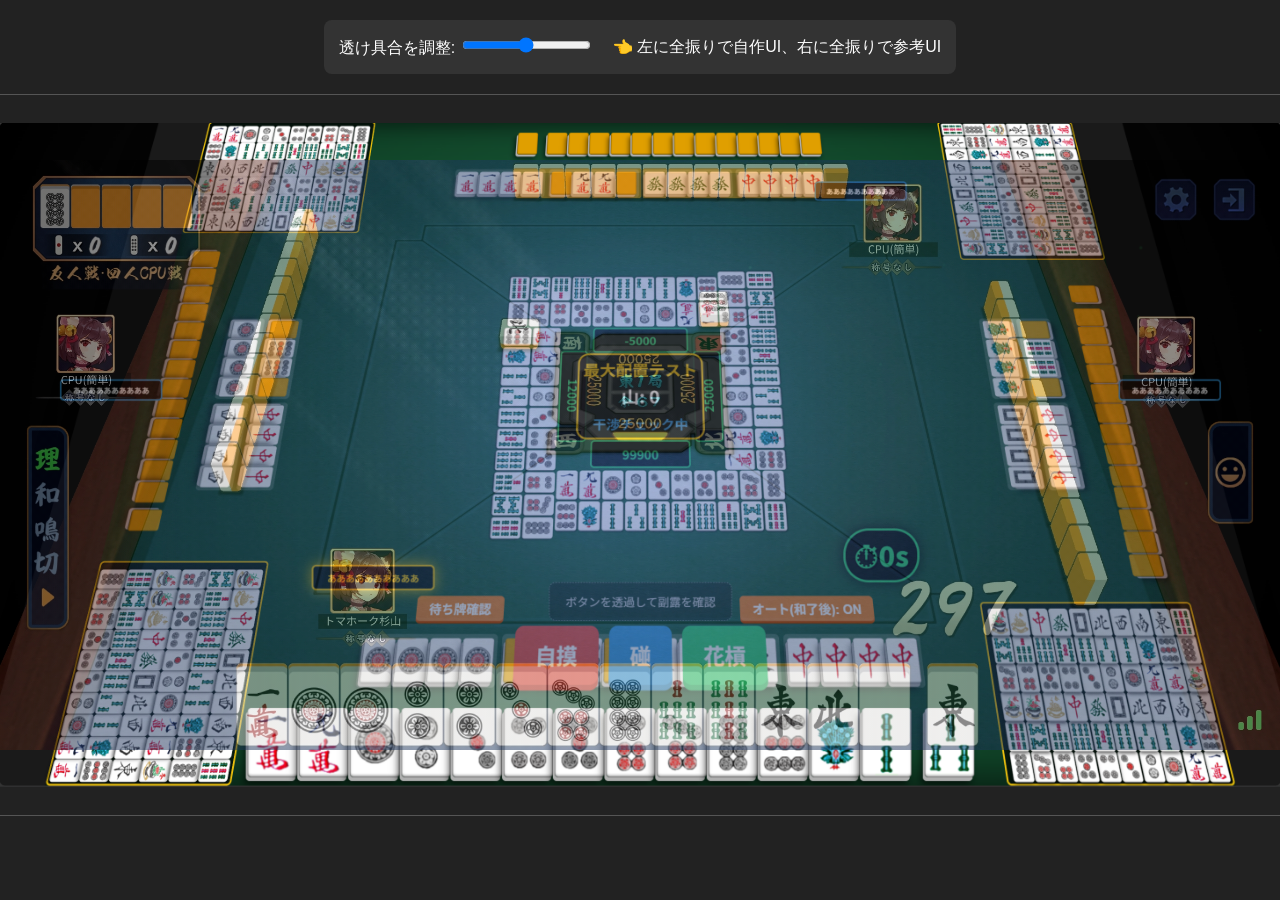
<file: compare.html>
﻿<!DOCTYPE html>
<html lang="ja">
<head>
    <meta charset="UTF-8">
    <title>UI比較ツール</title>
    <style>
        body {
            margin: 0;
            background: #222;
            color: #fff;
            display: flex;
            flex-direction: column;
            align-items: center;
            font-family: sans-serif;
        }

        .controls {
            margin: 20px;
            padding: 15px;
            background: #333;
            border-radius: 8px;
            display: flex;
            gap: 20px;
            align-items: center;
            z-index: 100;
        }

        .image-container {
            position: relative;
            /* 比較しやすいように横幅を固定（お好みで調整してください） */
            width: 1280px;
            height: 720px;
            border: 1px solid #555;
        }

        .layer {
            position: absolute;
            top: 0;
            left: 0;
            width: 100%;
            height: 100%;
            /* 画像の縦横比を維持しつつ枠に収める */
            object-fit: contain;
        }

        #img-overlay {
            opacity: 0.5; /* 初期透過度 50% */
        }
    </style>
</head>
<body>

    <div class="controls">
        <label>
            透け具合を調整:
            <input type="range" id="opacity-slider" min="0" max="1" step="0.01" value="0.5">
        </label>
        <span>👈 左に全振りで自作UI、右に全振りで参考UI</span>
    </div>

    <div class="image-container">
        <img src="images/your_game.png" class="layer" id="img-base">
        <img src="images/reference_game.jpg" class="layer" id="img-overlay">
    </div>

    <script>
        const slider = document.getElementById('opacity-slider');
        const overlay = document.getElementById('img-overlay');

        slider.addEventListener('input', function() {
            overlay.style.opacity = this.value;
        });
    </script>

</body>
</html>
</file>
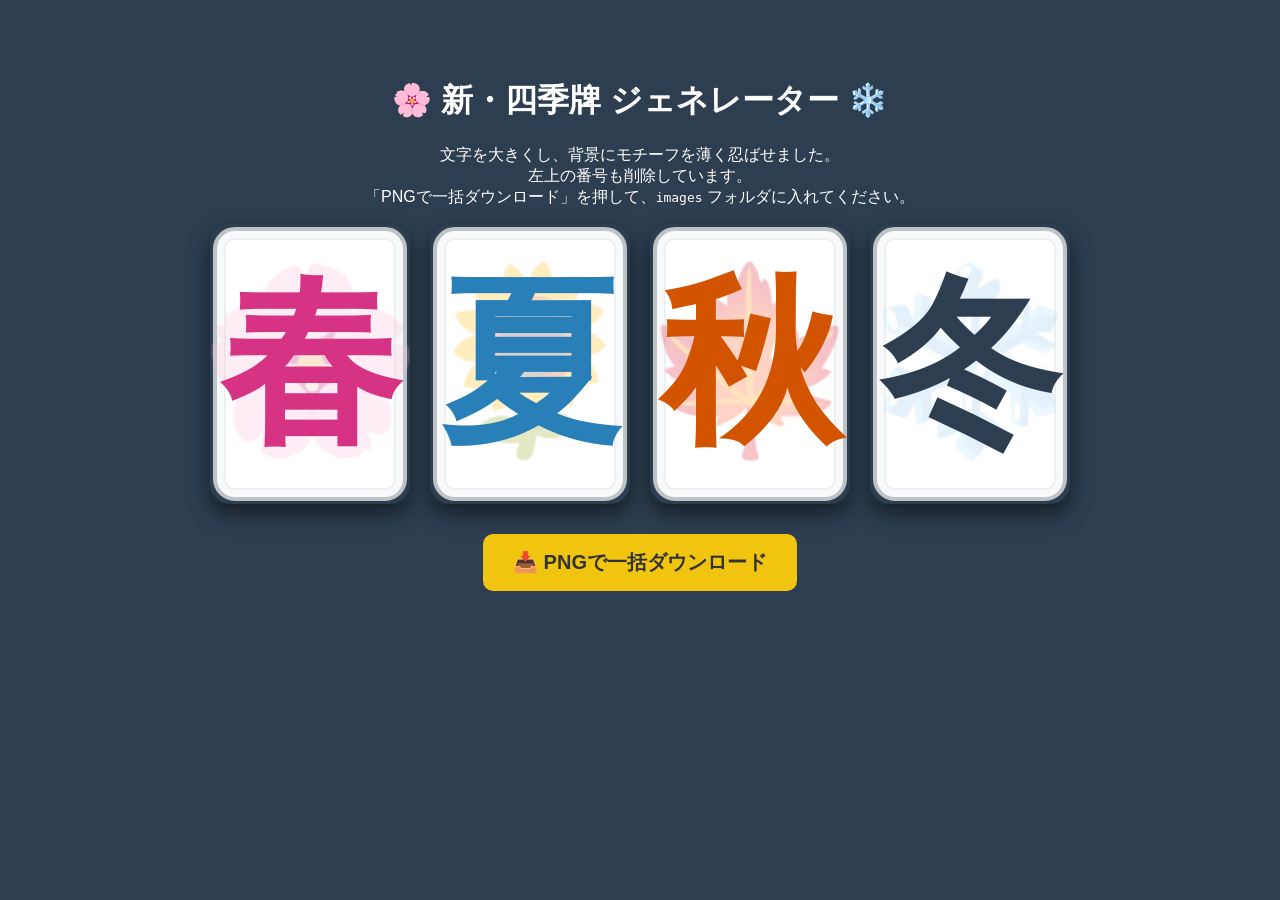
<file: generator.html>
﻿<!DOCTYPE html>
<html lang="ja">
<head>
    <meta charset="UTF-8">
    <title>新・四季牌ジェネレーター</title>
    <style>
        body {
            background: #2c3e50;
            color: white;
            font-family: sans-serif;
            text-align: center;
            padding: 50px;
        }

        .preview-container {
            display: flex;
            justify-content: center;
            gap: 20px;
            margin-bottom: 30px;
            flex-wrap: wrap;
        }

        svg {
            background: transparent;
            box-shadow: 0 10px 20px rgba(0,0,0,0.5);
            border-radius: 20px;
        }

        button {
            background: #f1c40f;
            border: none;
            padding: 15px 30px;
            font-size: 20px;
            font-weight: bold;
            border-radius: 10px;
            cursor: pointer;
            transition: 0.2s;
            color: #333;
        }

            button:hover {
                transform: scale(1.05);
                background: #f39c12;
            }
    </style>
</head>
<body>
    <h1>🌸 新・四季牌 ジェネレーター ❄️</h1>
    <p>文字を大きくし、背景にモチーフを薄く忍ばせました。<br>左上の番号も削除しています。<br>「PNGで一括ダウンロード」を押して、<code>images</code> フォルダに入れてください。</p>

    <div class="preview-container" id="svg-container"></div>

    <button onclick="downloadAll()">📥 PNGで一括ダウンロード</button>

    <script>
        // 牌のデザイン定義（数字は削除しました）
        const seasons = [
            { name: "春", color: "#d63384", icon: "🌸" },
            { name: "夏", color: "#2980b9", icon: "🌻" },
            { name: "秋", color: "#d35400", icon: "🍁" },
            { name: "冬", color: "#2c3e50", icon: "❄️" }
        ];

        const container = document.getElementById('svg-container');

        // SVG要素を生成して画面に表示
        seasons.forEach(s => {
            const svgStr = `
                    <svg id="svg-${s.name}" width="200" height="280" viewBox="0 0 200 280" xmlns="http://www.w3.org/2000/svg">
                        <rect x="5" y="5" width="190" height="270" rx="20" fill="#f8f9fa" stroke="#bdc3c7" stroke-width="4"/>
                        <rect x="15" y="15" width="170" height="250" rx="10" fill="#ffffff" stroke="#ecf0f1" stroke-width="2"/>

                        <text x="100" y="150" font-size="180" text-anchor="middle" dominant-baseline="middle" opacity="0.25">${s.icon}</text>

                        <text x="100" y="160" font-family="'HG正楷書体-PRO', 'BIZ UDP楷書', 'Kaiti', serif" font-size="180" font-weight="bold" text-anchor="middle" dominant-baseline="middle" fill="${s.color}">${s.name}</text>

                        </svg>
                `;
            container.innerHTML += svgStr;
        });

        // SVGをPNG画像に変換してダウンロードする処理
        function downloadAll() {
            seasons.forEach(s => {
                const svg = document.getElementById(`svg-${s.name}`);
                const svgData = new XMLSerializer().serializeToString(svg);
                const canvas = document.createElement("canvas");
                canvas.width = 200;
                canvas.height = 280;
                const ctx = canvas.getContext("2d");

                const img = new Image();
                const svgBlob = new Blob([svgData], { type: "image/svg+xml;charset=utf-8" });
                const url = URL.createObjectURL(svgBlob);

                img.onload = function () {
                    ctx.drawImage(img, 0, 0);
                    URL.revokeObjectURL(url);
                    const a = document.createElement("a");
                    a.download = `${s.name}.png`; // そのまま使えるファイル名
                    a.href = canvas.toDataURL("image/png");
                    a.click();
                };
                img.src = url;
            });
        }
    </script>
</body>
</html>
</file>
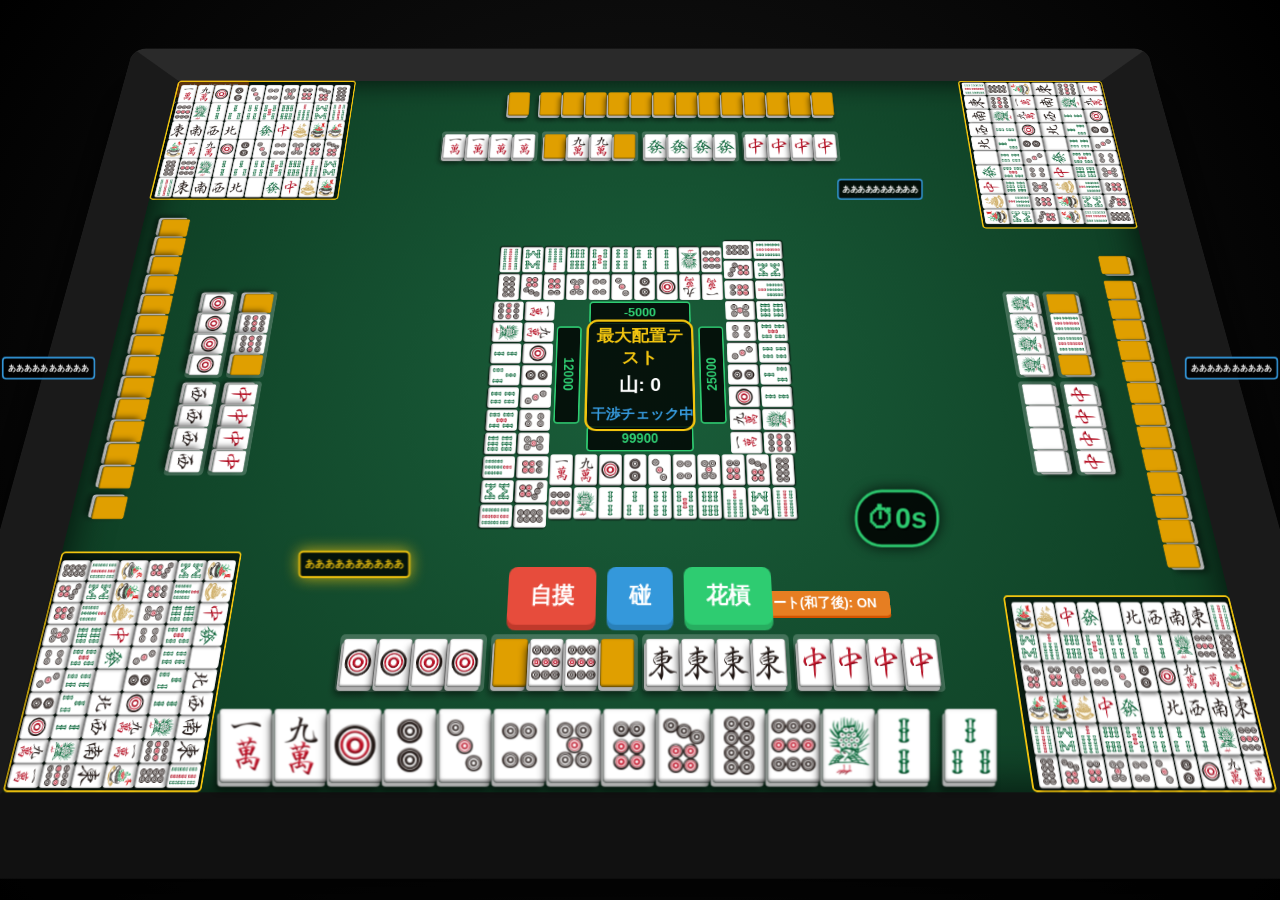
<file: index_test.html>
﻿<!DOCTYPE html>
<html lang="ja">
<head>
    <meta charset="UTF-8">
    <meta name="viewport" content="width=device-width, initial-scale=1.0, maximum-scale=1.0, user-scalable=no, viewport-fit=cover">
    <title>最大配置テスト (本番環境ベース)</title>

    <link rel="stylesheet" href="style.css">

    <style>
        /* 🧪 テスト専用：邪魔なUIを隠し、調整したいボタン類を強制表示 */
        #title-screen, #mode-select-screen, .modal-overlay, #charleston-ui, 
        #charleston-confirm-ui, .waits-panel, #ingame-tutorial-nav, 
        #debug-log, #stamp-menu, .call-text, #big-yaku-text {
            display: none !important;
        }

        /* 調整対象のボタン類を強制的に見えるようにする */
        .pos-waits-btn, .pos-auto-btn, #action-hide-area, #timer-display {
            display: flex !important;
            opacity: 1 !important;
            visibility: visible !important;
        }
    </style>
</head>
<body>
    <div id="game-container">
        <div class="table">

            <div id="center-info" class="center-info">
                <div id="round-info-center"><span id="round-text">最大配置テスト</span></div>
                <div id="wall-count">山: 0</div>
                <div id="msg">干渉チェック中</div>
            </div>
            <div id="timer-display">⏱ <span id="timer-sec">0</span>s</div>

            <div class="pos-waits-btn">
                <button class="btn-waits">待ち牌確認</button>
            </div>
            <div class="pos-auto-btn">
                <button class="btn-waits">オート(和了後): ON</button>
            </div>
            <div id="action-hide-area">
                <span>ボタンを透過して副露を確認</span>
            </div>

            <div class="pos-name-0"><div class="player-name active-turn">ああああああああああ</div></div>
            <div class="pos-score-0"><div class="player-score">99900</div></div>
            <div class="pos-name-1"><div class="player-name">ああああああああああ</div></div>
            <div class="pos-score-1"><div class="player-score">25000</div></div>
            <div class="pos-name-2"><div class="player-name">ああああああああああ</div></div>
            <div class="pos-score-2"><div class="player-score">-5000</div></div>
            <div class="pos-name-3"><div class="player-name">ああああああああああ</div></div>
            <div class="pos-score-3"><div class="player-score">12000</div></div>

            <div id="win-zone-0" class="win-zone win-zone-0" style="display:flex;">
                <img class="tile" src="images/1m.png"><img class="tile" src="images/9m.png"><img class="tile" src="images/1p.png"><img class="tile" src="images/2p.png"><img class="tile" src="images/3p.png"><img class="tile" src="images/4p.png"><img class="tile" src="images/5p.png"><img class="tile" src="images/6p.png"><img class="tile" src="images/7p.png"><img class="tile" src="images/8p.png">
                <img class="tile" src="images/9p.png"><img class="tile" src="images/1s.png"><img class="tile" src="images/2s.png"><img class="tile" src="images/3s.png"><img class="tile" src="images/4s.png"><img class="tile" src="images/5s.png"><img class="tile" src="images/6s.png"><img class="tile" src="images/7s.png"><img class="tile" src="images/8s.png"><img class="tile" src="images/9s.png">
                <img class="tile" src="images/東.png"><img class="tile" src="images/南.png"><img class="tile" src="images/西.png"><img class="tile" src="images/北.png"><img class="tile" src="images/白.png"><img class="tile" src="images/發.png"><img class="tile" src="images/中.png"><img class="tile" src="images/春.png"><img class="tile" src="images/夏.png"><img class="tile" src="images/秋.png">
                <img class="tile" src="images/冬.png"><img class="tile" src="images/1m.png"><img class="tile" src="images/9m.png"><img class="tile" src="images/1p.png"><img class="tile" src="images/2p.png"><img class="tile" src="images/3p.png"><img class="tile" src="images/4p.png"><img class="tile" src="images/5p.png"><img class="tile" src="images/6p.png"><img class="tile" src="images/7p.png">
                <img class="tile" src="images/8p.png"><img class="tile" src="images/9p.png"><img class="tile" src="images/1s.png"><img class="tile" src="images/2s.png"><img class="tile" src="images/3s.png"><img class="tile" src="images/4s.png"><img class="tile" src="images/5s.png"><img class="tile" src="images/6s.png"><img class="tile" src="images/7s.png"><img class="tile" src="images/8s.png">
                <img class="tile" src="images/9s.png"><img class="tile" src="images/東.png"><img class="tile" src="images/南.png"><img class="tile" src="images/西.png"><img class="tile" src="images/北.png"><img class="tile" src="images/白.png"><img class="tile" src="images/發.png"><img class="tile" src="images/中.png"><img class="tile" src="images/春.png"><img class="tile" src="images/夏.png">
            </div>
            <div id="win-zone-1" class="win-zone win-zone-1" style="display:flex;">
                <img class="tile" src="images/1m.png"><img class="tile" src="images/9m.png"><img class="tile" src="images/1p.png"><img class="tile" src="images/2p.png"><img class="tile" src="images/3p.png"><img class="tile" src="images/4p.png"><img class="tile" src="images/5p.png"><img class="tile" src="images/6p.png"><img class="tile" src="images/7p.png"><img class="tile" src="images/8p.png">
                <img class="tile" src="images/9p.png"><img class="tile" src="images/1s.png"><img class="tile" src="images/2s.png"><img class="tile" src="images/3s.png"><img class="tile" src="images/4s.png"><img class="tile" src="images/5s.png"><img class="tile" src="images/6s.png"><img class="tile" src="images/7s.png"><img class="tile" src="images/8s.png"><img class="tile" src="images/9s.png">
                <img class="tile" src="images/東.png"><img class="tile" src="images/南.png"><img class="tile" src="images/西.png"><img class="tile" src="images/北.png"><img class="tile" src="images/白.png"><img class="tile" src="images/發.png"><img class="tile" src="images/中.png"><img class="tile" src="images/春.png"><img class="tile" src="images/夏.png"><img class="tile" src="images/秋.png">
                <img class="tile" src="images/冬.png"><img class="tile" src="images/1m.png"><img class="tile" src="images/9m.png"><img class="tile" src="images/1p.png"><img class="tile" src="images/2p.png"><img class="tile" src="images/3p.png"><img class="tile" src="images/4p.png"><img class="tile" src="images/5p.png"><img class="tile" src="images/6p.png"><img class="tile" src="images/7p.png">
                <img class="tile" src="images/8p.png"><img class="tile" src="images/9p.png"><img class="tile" src="images/1s.png"><img class="tile" src="images/2s.png"><img class="tile" src="images/3s.png"><img class="tile" src="images/4s.png"><img class="tile" src="images/5s.png"><img class="tile" src="images/6s.png"><img class="tile" src="images/7s.png"><img class="tile" src="images/8s.png">
                <img class="tile" src="images/9s.png"><img class="tile" src="images/東.png"><img class="tile" src="images/南.png"><img class="tile" src="images/西.png"><img class="tile" src="images/北.png"><img class="tile" src="images/白.png"><img class="tile" src="images/發.png"><img class="tile" src="images/中.png"><img class="tile" src="images/春.png"><img class="tile" src="images/夏.png">
            </div>
            <div id="win-zone-2" class="win-zone win-zone-2" style="display:flex;">
                <img class="tile" src="images/1m.png"><img class="tile" src="images/9m.png"><img class="tile" src="images/1p.png"><img class="tile" src="images/2p.png"><img class="tile" src="images/3p.png"><img class="tile" src="images/4p.png"><img class="tile" src="images/5p.png"><img class="tile" src="images/6p.png"><img class="tile" src="images/7p.png"><img class="tile" src="images/8p.png">
                <img class="tile" src="images/9p.png"><img class="tile" src="images/1s.png"><img class="tile" src="images/2s.png"><img class="tile" src="images/3s.png"><img class="tile" src="images/4s.png"><img class="tile" src="images/5s.png"><img class="tile" src="images/6s.png"><img class="tile" src="images/7s.png"><img class="tile" src="images/8s.png"><img class="tile" src="images/9s.png">
                <img class="tile" src="images/東.png"><img class="tile" src="images/南.png"><img class="tile" src="images/西.png"><img class="tile" src="images/北.png"><img class="tile" src="images/白.png"><img class="tile" src="images/發.png"><img class="tile" src="images/中.png"><img class="tile" src="images/春.png"><img class="tile" src="images/夏.png"><img class="tile" src="images/秋.png">
                <img class="tile" src="images/冬.png"><img class="tile" src="images/1m.png"><img class="tile" src="images/9m.png"><img class="tile" src="images/1p.png"><img class="tile" src="images/2p.png"><img class="tile" src="images/3p.png"><img class="tile" src="images/4p.png"><img class="tile" src="images/5p.png"><img class="tile" src="images/6p.png"><img class="tile" src="images/7p.png">
                <img class="tile" src="images/8p.png"><img class="tile" src="images/9p.png"><img class="tile" src="images/1s.png"><img class="tile" src="images/2s.png"><img class="tile" src="images/3s.png"><img class="tile" src="images/4s.png"><img class="tile" src="images/5s.png"><img class="tile" src="images/6s.png"><img class="tile" src="images/7s.png"><img class="tile" src="images/8s.png">
                <img class="tile" src="images/9s.png"><img class="tile" src="images/東.png"><img class="tile" src="images/南.png"><img class="tile" src="images/西.png"><img class="tile" src="images/北.png"><img class="tile" src="images/白.png"><img class="tile" src="images/發.png"><img class="tile" src="images/中.png"><img class="tile" src="images/春.png"><img class="tile" src="images/夏.png">
            </div>
            <div id="win-zone-3" class="win-zone win-zone-3" style="display:flex;">
                <img class="tile" src="images/1m.png"><img class="tile" src="images/9m.png"><img class="tile" src="images/1p.png"><img class="tile" src="images/2p.png"><img class="tile" src="images/3p.png"><img class="tile" src="images/4p.png"><img class="tile" src="images/5p.png"><img class="tile" src="images/6p.png"><img class="tile" src="images/7p.png"><img class="tile" src="images/8p.png">
                <img class="tile" src="images/9p.png"><img class="tile" src="images/1s.png"><img class="tile" src="images/2s.png"><img class="tile" src="images/3s.png"><img class="tile" src="images/4s.png"><img class="tile" src="images/5s.png"><img class="tile" src="images/6s.png"><img class="tile" src="images/7s.png"><img class="tile" src="images/8s.png"><img class="tile" src="images/9s.png">
                <img class="tile" src="images/東.png"><img class="tile" src="images/南.png"><img class="tile" src="images/西.png"><img class="tile" src="images/北.png"><img class="tile" src="images/白.png"><img class="tile" src="images/發.png"><img class="tile" src="images/中.png"><img class="tile" src="images/春.png"><img class="tile" src="images/夏.png"><img class="tile" src="images/秋.png">
                <img class="tile" src="images/冬.png"><img class="tile" src="images/1m.png"><img class="tile" src="images/9m.png"><img class="tile" src="images/1p.png"><img class="tile" src="images/2p.png"><img class="tile" src="images/3p.png"><img class="tile" src="images/4p.png"><img class="tile" src="images/5p.png"><img class="tile" src="images/6p.png"><img class="tile" src="images/7p.png">
                <img class="tile" src="images/8p.png"><img class="tile" src="images/9p.png"><img class="tile" src="images/1s.png"><img class="tile" src="images/2s.png"><img class="tile" src="images/3s.png"><img class="tile" src="images/4s.png"><img class="tile" src="images/5s.png"><img class="tile" src="images/6s.png"><img class="tile" src="images/7s.png"><img class="tile" src="images/8s.png">
                <img class="tile" src="images/9s.png"><img class="tile" src="images/東.png"><img class="tile" src="images/南.png"><img class="tile" src="images/西.png"><img class="tile" src="images/北.png"><img class="tile" src="images/白.png"><img class="tile" src="images/發.png"><img class="tile" src="images/中.png"><img class="tile" src="images/春.png"><img class="tile" src="images/夏.png">
            </div>

            <div class="action-wrapper">
                <div class="action-layer">
                    <button class="btn-act btn-red" style="display: flex;">自摸</button>
                    <button class="btn-act btn-blue" style="display: flex;">碰</button>
                    <button class="btn-act btn-green" style="display: flex;">花槓</button>
                </div>
            </div>

            <div id="river-0" class="river river-0">
                <img class="tile" src="images/1m.png"><img class="tile" src="images/9m.png"><img class="tile" src="images/1p.png"><img class="tile" src="images/2p.png"><img class="tile" src="images/3p.png"><img class="tile" src="images/4p.png"><img class="tile" src="images/5p.png"><img class="tile" src="images/6p.png"><img class="tile" src="images/7p.png"><img class="tile" src="images/8p.png">
                <img class="tile" src="images/9p.png"><img class="tile" src="images/1s.png"><img class="tile" src="images/2s.png"><img class="tile" src="images/3s.png"><img class="tile" src="images/4s.png"><img class="tile" src="images/5s.png"><img class="tile" src="images/6s.png"><img class="tile" src="images/7s.png"><img class="tile" src="images/8s.png"><img class="tile" src="images/9s.png">
            </div>
            <div id="river-1" class="river river-1">
                <img class="tile" src="images/1m.png"><img class="tile" src="images/9m.png"><img class="tile" src="images/1p.png"><img class="tile" src="images/2p.png"><img class="tile" src="images/3p.png"><img class="tile" src="images/4p.png"><img class="tile" src="images/5p.png"><img class="tile" src="images/6p.png"><img class="tile" src="images/7p.png"><img class="tile" src="images/8p.png">
                <img class="tile" src="images/9p.png"><img class="tile" src="images/1s.png"><img class="tile" src="images/2s.png"><img class="tile" src="images/3s.png"><img class="tile" src="images/4s.png"><img class="tile" src="images/5s.png"><img class="tile" src="images/6s.png"><img class="tile" src="images/7s.png"><img class="tile" src="images/8s.png"><img class="tile" src="images/9s.png">
            </div>
            <div id="river-2" class="river river-2">
                <img class="tile" src="images/1m.png"><img class="tile" src="images/9m.png"><img class="tile" src="images/1p.png"><img class="tile" src="images/2p.png"><img class="tile" src="images/3p.png"><img class="tile" src="images/4p.png"><img class="tile" src="images/5p.png"><img class="tile" src="images/6p.png"><img class="tile" src="images/7p.png"><img class="tile" src="images/8p.png">
                <img class="tile" src="images/9p.png"><img class="tile" src="images/1s.png"><img class="tile" src="images/2s.png"><img class="tile" src="images/3s.png"><img class="tile" src="images/4s.png"><img class="tile" src="images/5s.png"><img class="tile" src="images/6s.png"><img class="tile" src="images/7s.png"><img class="tile" src="images/8s.png"><img class="tile" src="images/9s.png">
            </div>
            <div id="river-3" class="river river-3">
                <img class="tile" src="images/1m.png"><img class="tile" src="images/9m.png"><img class="tile" src="images/1p.png"><img class="tile" src="images/2p.png"><img class="tile" src="images/3p.png"><img class="tile" src="images/4p.png"><img class="tile" src="images/5p.png"><img class="tile" src="images/6p.png"><img class="tile" src="images/7p.png"><img class="tile" src="images/8p.png">
                <img class="tile" src="images/9p.png"><img class="tile" src="images/1s.png"><img class="tile" src="images/2s.png"><img class="tile" src="images/3s.png"><img class="tile" src="images/4s.png"><img class="tile" src="images/5s.png"><img class="tile" src="images/6s.png"><img class="tile" src="images/7s.png"><img class="tile" src="images/8s.png"><img class="tile" src="images/9s.png">
            </div>

            <div id="meld-0" class="meld meld-0">
                <div class="meld-group"><img class="tile" src="images/1p.png"><img class="tile" src="images/1p.png"><img class="tile" src="images/1p.png"><img class="tile" src="images/1p.png"></div>
                <div class="meld-group"><img class="tile" src="images/ura.png"><img class="tile" src="images/9p.png"><img class="tile" src="images/9p.png"><img class="tile" src="images/ura.png"></div>
                <div class="meld-group"><img class="tile" src="images/東.png"><img class="tile" src="images/東.png"><img class="tile" src="images/東.png"><img class="tile" src="images/東.png"></div>
                <div class="meld-group"><img class="tile" src="images/中.png"><img class="tile" src="images/中.png"><img class="tile" src="images/中.png"><img class="tile" src="images/中.png"></div>
            </div>
            <div id="meld-1" class="meld meld-1">
                <div class="meld-group"><img class="tile" src="images/1s.png"><img class="tile" src="images/1s.png"><img class="tile" src="images/1s.png"><img class="tile" src="images/1s.png"></div>
                <div class="meld-group"><img class="tile" src="images/ura.png"><img class="tile" src="images/9s.png"><img class="tile" src="images/9s.png"><img class="tile" src="images/ura.png"></div>
                <div class="meld-group"><img class="tile" src="images/白.png"><img class="tile" src="images/白.png"><img class="tile" src="images/白.png"><img class="tile" src="images/白.png"></div>
                <div class="meld-group"><img class="tile" src="images/中.png"><img class="tile" src="images/中.png"><img class="tile" src="images/中.png"><img class="tile" src="images/中.png"></div>
            </div>
            <div id="meld-2" class="meld meld-2">
                <div class="meld-group"><img class="tile" src="images/1m.png"><img class="tile" src="images/1m.png"><img class="tile" src="images/1m.png"><img class="tile" src="images/1m.png"></div>
                <div class="meld-group"><img class="tile" src="images/ura.png"><img class="tile" src="images/9m.png"><img class="tile" src="images/9m.png"><img class="tile" src="images/ura.png"></div>
                <div class="meld-group"><img class="tile" src="images/發.png"><img class="tile" src="images/發.png"><img class="tile" src="images/發.png"><img class="tile" src="images/發.png"></div>
                <div class="meld-group"><img class="tile" src="images/中.png"><img class="tile" src="images/中.png"><img class="tile" src="images/中.png"><img class="tile" src="images/中.png"></div>
            </div>
            <div id="meld-3" class="meld meld-3">
                <div class="meld-group"><img class="tile" src="images/1p.png"><img class="tile" src="images/1p.png"><img class="tile" src="images/1p.png"><img class="tile" src="images/1p.png"></div>
                <div class="meld-group"><img class="tile" src="images/ura.png"><img class="tile" src="images/9p.png"><img class="tile" src="images/9p.png"><img class="tile" src="images/ura.png"></div>
                <div class="meld-group"><img class="tile" src="images/西.png"><img class="tile" src="images/西.png"><img class="tile" src="images/西.png"><img class="tile" src="images/西.png"></div>
                <div class="meld-group"><img class="tile" src="images/中.png"><img class="tile" src="images/中.png"><img class="tile" src="images/中.png"><img class="tile" src="images/中.png"></div>
            </div>

            <div id="hand-0" class="hand hand-0">
                <img class="tile" src="images/1m.png"><img class="tile" src="images/9m.png"><img class="tile" src="images/1p.png"><img class="tile" src="images/2p.png"><img class="tile" src="images/3p.png"><img class="tile" src="images/4p.png"><img class="tile" src="images/5p.png"><img class="tile" src="images/6p.png"><img class="tile" src="images/7p.png"><img class="tile" src="images/8p.png"><img class="tile" src="images/9p.png"><img class="tile" src="images/1s.png"><img class="tile" src="images/2s.png">
                <img class="tile" src="images/3s.png" style="position:absolute; left:calc(100% + 15px); top:0;">
            </div>

            <div id="hand-1" class="hand hand-1">
                <img class="tile" src="images/ura.png"><img class="tile" src="images/ura.png"><img class="tile" src="images/ura.png"><img class="tile" src="images/ura.png"><img class="tile" src="images/ura.png"><img class="tile" src="images/ura.png"><img class="tile" src="images/ura.png"><img class="tile" src="images/ura.png"><img class="tile" src="images/ura.png"><img class="tile" src="images/ura.png"><img class="tile" src="images/ura.png"><img class="tile" src="images/ura.png"><img class="tile" src="images/ura.png">
                <img class="tile" src="images/ura.png" style="position:absolute; bottom:calc(100% + 10px); left:0;">
            </div>

            <div id="hand-2" class="hand hand-2">
                <img class="tile" src="images/ura.png"><img class="tile" src="images/ura.png"><img class="tile" src="images/ura.png"><img class="tile" src="images/ura.png"><img class="tile" src="images/ura.png"><img class="tile" src="images/ura.png"><img class="tile" src="images/ura.png"><img class="tile" src="images/ura.png"><img class="tile" src="images/ura.png"><img class="tile" src="images/ura.png"><img class="tile" src="images/ura.png"><img class="tile" src="images/ura.png"><img class="tile" src="images/ura.png">
                <img class="tile" src="images/ura.png" style="position:absolute; right:calc(100% + 15px); top:0;">
            </div>

            <div id="hand-3" class="hand hand-3">
                <img class="tile" src="images/ura.png"><img class="tile" src="images/ura.png"><img class="tile" src="images/ura.png"><img class="tile" src="images/ura.png"><img class="tile" src="images/ura.png"><img class="tile" src="images/ura.png"><img class="tile" src="images/ura.png"><img class="tile" src="images/ura.png"><img class="tile" src="images/ura.png"><img class="tile" src="images/ura.png"><img class="tile" src="images/ura.png"><img class="tile" src="images/ura.png"><img class="tile" src="images/ura.png">
                <img class="tile" src="images/ura.png" style="position:absolute; top:calc(100% + 10px); left:0;">
            </div>

        </div>
    </div>

    <script>
        function resizeGame() {
            const BASE_WIDTH = 1520;
            const BASE_HEIGHT = 1080;
            const VISUAL_WIDTH = 1620;
            const VISUAL_HEIGHT = 900;

            const scaleX = window.innerWidth / VISUAL_WIDTH;
            const scaleY = window.innerHeight / VISUAL_HEIGHT;
            const scale = Math.min(scaleX, scaleY);

            document.documentElement.style.setProperty('--game-scale', scale);

            const container = document.getElementById('game-container');
            if (container) {
                container.style.width = `${BASE_WIDTH}px`;
                container.style.height = `${BASE_HEIGHT}px`;
                container.style.position = "absolute";
                container.style.left = "50%";
                container.style.top = "43%";
                container.style.setProperty('margin', '0', 'important');
                container.style.transformOrigin = "center center";
                container.style.transform = `translate(-50%, -50%) scale(${scale})`;
            }
        }
        window.addEventListener('resize', resizeGame);
        window.addEventListener('DOMContentLoaded', resizeGame);
    </script>
</body>
</html>
</file>
<file: style.css>
﻿@charset "UTF-8";

/* =====================================================================
    📜 目次 (TABLE OF CONTENTS)
    1. 🌐 BASE & TABLE (基本設定・卓)
    2. 🀄 TILES (牌の基本サイズ)
    3. 🖐️ HAND & MELD (手牌・副露)
    4. 🗑️ RIVER & WIN ZONE (河・和了ゾーン)
    5. 👤 PLAYER INFO (名前・スコア・スタンプ)
    6. 🎛️ GAME CONTROLS (アクションボタン・中央パネル・タイマー)
    7. ✨ EFFECTS & ANIMATIONS (演出・アニメーション・チャールストン)
    8. 📚 SCREENS & MODALS (タイトル画面・各種モーダル・役図鑑)
    9. 🍔 SIDEBAR (ハンバーガーメニュー)
   10. 🛠️ UTILITIES & DEBUG (汎用クラス・テストツール)
   11. 📱 RESPONSIVE (スマホ対応)
===================================================================== */

/* =====================================================================
    1. 🌐 BASE & TABLE (基本設定・卓)
===================================================================== */
html, body {
    margin: 0;
    padding: 0;
    width: 100vw;
    height: 100vh;
    height: 100dvh;
    overflow: hidden !important;
    position: fixed;
    background-color: #050505;
    color: white;
    font-family: sans-serif;
    background: radial-gradient(circle at center, #1a1a1a 0%, #000000 100%);
}

#game-container {
    position: absolute;
    top: 50%;
    left: 50%;
    width: 1520px;
    height: 1080px;
    transform-origin: center center;
}

.table {
    position: absolute;
    top: 0;
    left: 0;
    width: 100%;
    height: 100%;
    background: radial-gradient(circle at center, #1a5e3a 0%, #0d3b22 100%);
    border-top: 60px solid #2a2a2a;
    border-bottom: 80px solid #111;
    border-left: 80px solid #1a1a1a;
    border-right: 80px solid #1a1a1a;
    border-radius: 20px;
    box-shadow: inset 0 0 50px rgba(0,0,0,0.8), 0 50px 80px rgba(0,0,0,0.9);
    transform: perspective(1000px) rotateX(20deg);
    transform-style: preserve-3d;
    box-sizing: border-box;
}

/* =====================================================================
    2. 🀄 TILES (牌の基本サイズ)
===================================================================== */
.tile {
    width: 40px;
    height: 56px;
    border-radius: 4px;
    box-sizing: border-box;
    box-shadow: -2px 4px 0px #b0b0b0, -4px 8px 8px rgba(0,0,0,0.6);
    transform: rotateX(-15deg);
}

.hand-0 .tile {
    width: 55px !important;
    height: 77px !important;
}

.hand-1 .tile, .hand-3 .tile {
    width: 28px !important;
    height: 39px !important;
}

.hand-2 .tile {
    width: 31px !important;
    height: 43px !important;
}

.meld-0 .tile {
    width: 38px;
    height: 53px;
}

.meld-1 .tile, .meld-3 .tile {
    width: 28px;
    height: 39px;
}

.meld-2 .tile {
    width: 31px;
    height: 43px;
}

.river .tile {
    width: 28px;
    height: 39px;
}

/* =====================================================================
    3. 🖐️ HAND & MELD (手牌・副露)
===================================================================== */
/* --- 手牌 --- */
.hand {
    position: absolute;
    display: flex;
    gap: 2px;
    z-index: 50;
}

.hand-0 {
    bottom: 10px;
    left: 45%;
    /* 🌟 透過箱と同じ処理：手前に浮かせて逆回転で垂直に立たせ、2D平面化する */
    transform: translateX(-50%) translateZ(40px) rotateX(-20deg) !important;
    transform-style: flat !important;
    z-index: 1000;
}

.hand-1 {
    right: 30px;
    top: 55%;
    transform: translateY(-50%);
    flex-direction: column;
}

.hand-2 {
    top: 20px;
    left: 55%;
    transform: translateX(-50%);
}

.hand-3 {
    left: 30px;
    top: 45%;
    transform: translateY(-50%);
    flex-direction: column;
}

.hand-0 .tile {
    cursor: pointer;
    transition: transform 0.1s ease-out, box-shadow 0.1s ease-out;
    /* 🌟 牌個別の傾きを打ち消して平面に密着させる */
    transform: none !important;
}

    .hand-0 .tile:hover {
        /* 🌟 まっすぐ立った2D平面上で「上」に動かすため、カーソルが外れず一生ピクつかない */
        transform: translateY(-15px) !important;
        box-shadow: 0 5px 15px rgba(255,255,255,0.8) !important;
    }

    .hand-0 .tile.selected-discard {
        /* 選択中も垂直のまま高く浮かせる */
        transform: translateY(-25px) scale(1.05) !important;
        box-shadow: -4px 8px 0px #b0b0b0, 0 0 20px rgba(46, 204, 113, 0.8) !important;
        border: 2px solid #2ecc71 !important;
    }

.hand-1 .tile {
    transform: rotate(-90deg);
    margin: -6px 0;
}

.hand-3 .tile {
    transform: rotate(90deg);
    margin: -6px 0;
}

/* --- 副露（鳴き牌） --- */
.meld {
    position: absolute;
    display: flex;
    gap: 5px;
    z-index: 100;
}

.meld-0 {
    bottom: 100px;
    left: 50%;
    transform: translateX(-50%);
    flex-direction: row;
}

.meld-1 {
    right: 100px;
    top: 50%;
    transform: translateY(-50%);
    display: grid;
    grid-template-columns: repeat(2, max-content);
}

.meld-2 {
    top: 90px;
    left: 50%;
    transform: translateX(-50%);
    flex-direction: row;
}

.meld-3 {
    left: 100px;
    top: 50%;
    transform: translateY(-50%);
    display: grid;
    grid-template-columns: repeat(2, max-content);
}

    .meld-1 .meld-group, .meld-3 .meld-group {
        flex-direction: column;
        width: 40px;
        height: max-content;
        align-items: center;
        justify-content: flex-start;
    }

.meld-1 .tile {
    transform: rotate(-90deg);
    margin: -6px 0;
    display: block;
}

.meld-3 .tile {
    transform: rotate(90deg);
    margin: -6px 0;
    display: block;
}

.meld-group {
    display: flex;
    gap: 2px;
    padding: 4px;
    background: rgba(255,255,255,0.2);
    border-radius: 5px;
}

/* =====================================================================
    4. 🗑️ RIVER & WIN ZONE (河・和了ゾーン)
===================================================================== */
/* --- 河（捨て牌） --- */
.river {
    position: absolute;
    display: grid;
    grid-template-columns: repeat(10, max-content);
    gap: 2px;
    width: max-content;
}

.river-0 {
    top: calc(50% + 98px);
    left: calc(50% - 110px);
    transform-origin: top left;
}

.river-1 {
    top: calc(50% + 97px);
    left: calc(50% + 112px);
    transform: rotate(-90deg);
    transform-origin: top left;
}

.river-2 {
    top: calc(50% - 112px);
    left: calc(50% + 110px);
    transform: rotate(180deg);
    transform-origin: top left;
}

.river-3 {
    top: calc(50% - 110px);
    left: calc(50% - 112px);
    transform: rotate(90deg);
    transform-origin: top left;
}

.river .tile {
    box-shadow: 1px 1px 2px rgba(0,0,0,0.8);
    transform: none;
}

/* --- 和了ゾーン --- */
.win-zone {
    position: absolute;
    border: 2px solid #f1c40f;
    padding: 5px;
    border-radius: 5px;
    background: rgba(0,0,0,0.6);
    z-index: 100;
    display: flex;
    flex-wrap: wrap;
    gap: 2px;
}

    .win-zone .tile {
        width: 24px;
        height: 34px;
        box-shadow: 0px 2px 4px rgba(0,0,0,0.6);
    }

.win-zone-0 {
    bottom: 0px;
    right: 0px;
    max-width: 250px;
    width: max-content;
    flex-direction: row-reverse;
    flex-wrap: wrap-reverse;
    padding-bottom: 5px;
    padding-right: 2px;
}

.win-zone-1 {
    right: 0px;
    top: 0px;
    max-height: 238px;
    flex-direction: column;
    flex-wrap: wrap-reverse;
    padding-right: 6px;
    padding-top: 8px;
    padding-left: 0px;
    padding-bottom: 0px;
}

.win-zone-2 {
    top: 0px;
    left: 0px;
    max-width: 248px;
    width: max-content;
    padding-bottom: 5px;
}

.win-zone-3 {
    left: 0px;
    bottom: 0px;
    max-height: 238px;
    flex-direction: column-reverse;
    flex-wrap: wrap;
    padding-right: 0px;
    padding-top: 0px;
    padding-left: 6px;
    padding-bottom: 12px;
}

.win-zone-0 .tile, .win-zone-2 .tile {
    margin-bottom: -4px;
    margin-left: -1px;
}

.win-zone-1 .tile {
    transform: rotate(-90deg);
    margin-bottom: 0px;
    margin-top: -12px;
    margin-left: 8px;
}

.win-zone-3 .tile {
    transform: rotate(90deg);
    margin-bottom: -15px;
    margin-right: 8px;
    margin-top: 3px;
}

/* =====================================================================
    5. 👤 PLAYER INFO (名前・スコア・スタンプ)
===================================================================== */
.player-name {
    background: rgba(0,0,0,0.8);
    padding: 5px 5px;
    border-radius: 5px;
    font-weight: bold;
    font-size: 10px;
    border: 2px solid #3498db;
    text-align: center;
    white-space: nowrap;
    display: inline-block;
}

.player-score {
    background: rgba(0,0,0,0.8);
    padding: 5px 15px;
    border-radius: 5px;
    font-weight: bold;
    font-size: 16px;
    border: 2px solid #2ecc71;
    color: #2ecc71;
    text-align: center;
    /* 🌟 ここを修正：最初からGPUレイヤー(translateZ)に配置し、
       重い "all" をやめて必要なプロパティだけを滑らかに動かします */
    transform: scale(1) translateZ(0);
    transition: transform 0.25s cubic-bezier(0.175, 0.885, 0.32, 1.275), box-shadow 0.25s ease, border-color 0.25s ease, background-color 0.25s ease, color 0.25s ease;
    white-space: nowrap;
    width: 130px;
    box-sizing: border-box;
}

/* 🌟 新規追加：JSのラグに影響されない、GPU直結の完全独立アニメーション */
@keyframes scorePopAnim {
    0% {
        transform: scale(1);
    }

    40% {
        transform: scale(1.1);
    }

    100% {
        transform: scale(1);
    }
}

.score-pop-effect {
    /* JSの処理落ちを無視して、ブラウザの描画エンジンが強制的に滑らかに動かします */
    animation: scorePopAnim 0.35s cubic-bezier(0.175, 0.885, 0.32, 1.275) !important;
}

.dealer-mark {
    color: #e74c3c;
    font-weight: bold;
    margin-right: 5px;
}

.pos-name-0, .pos-name-1, .pos-name-2, .pos-name-3 {
    position: absolute;
    display: flex;
    justify-content: center;
    align-items: center;
}

.pos-name-0 {
    bottom: 220px;
    left: calc(50% - 320px);
    transform: translateX(-50%) translateZ(40px) rotateX(-20deg) !important;
    z-index: 40;
}

.pos-name-1 {
    right: -100px;
    top: calc(50% + 0px);
    transform: translateY(-50%) translateZ(40px) rotateX(-20deg) !important;
    z-index: 40;
}

.pos-name-2 {
    top: 200px;
    left: calc(50% + 320px);
    transform: translateX(-50%) translateZ(40px) rotateX(-20deg) !important;
    z-index: 40;
}

.pos-name-3 {
    left: -100px;
    top: calc(50% - 0px);
    transform: translateY(-50%) translateZ(40px) rotateX(-20deg) !important;
    z-index: 40;
}

.pos-score-0 {
    position: absolute;
    bottom: calc(50% - 100px);
    left: 50%;
    transform: translateX(-50%) translateZ(20px) !important;
    z-index: 40;
}

.pos-score-1 {
    position: absolute;
    left: calc(50% + 90px);
    top: 50%;
    transform: translate(-50%, -50%) rotate(-90deg) translateZ(20px) !important;
    z-index: 40;
}

.pos-score-2 {
    position: absolute;
    top: calc(50% - 100px);
    left: 50%;
    transform: translateX(-50%) translateZ(20px) !important;
    z-index: 40;
}

.pos-score-3 {
    position: absolute;
    left: calc(50% - 90px);
    top: 50%;
    transform: translate(-50%, -50%) rotate(90deg) translateZ(20px) !important;
    z-index: 40;
}

/* --- スタンプ関連 --- */
#btn-open-stamp {
    position: absolute !important;
    left: 100% !important;
    top: 50% !important;
    transform: translateY(-50%) translateZ(10px) !important;
    margin-left: 10px;
    background: rgba(0,0,0,0.6) !important;
    border: 2px solid #3498db !important;
    border-radius: 50% !important;
    width: 36px !important;
    height: 36px !important;
    font-size: 18px !important;
    cursor: pointer !important;
    display: none;
    z-index: 10001 !important;
    pointer-events: auto !important;
    transition: all 0.2s !important;
    padding: 0 !important;
    text-align: center !important;
    line-height: 32px !important;
    padding-left: 4px !important;
}

    #btn-open-stamp:hover {
        background: rgba(52, 152, 219, 0.4) !important;
        transform: translateY(-50%) translateZ(10px) scale(1.1) !important;
    }

#stamp-menu {
    position: absolute !important;
    left: -15% !important;
    top: -110px !important;
    width: 200px !important;
    background: rgba(0,0,0,0.85) !important;
    border: 2px solid #3498db !important;
    border-radius: 10px !important;
    padding: 8px !important;
    display: none;
    flex-wrap: wrap !important;
    gap: 5px !important;
    z-index: 10002 !important;
    pointer-events: auto !important;
}

.stamp-item {
    background: #2c3e50;
    color: white;
    border: 1px solid #7f8c8d;
    padding: 3px 8px;
    font-size: 13px;
    border-radius: 4px;
    cursor: pointer;
    white-space: nowrap !important;
    pointer-events: auto !important;
}

    .stamp-item:hover {
        background: #3498db;
        transform: scale(1.1);
    }

.stamp-popup {
    background: rgba(255, 255, 255, 0.95) !important;
    color: #000 !important;
    font-size: 32px !important;
    font-weight: bold !important;
    padding: 10px 20px !important;
    border-radius: 20px !important;
    border: 3px solid #3498db !important;
    box-shadow: 0 5px 15px rgba(0,0,0,0.5) !important;
    pointer-events: none !important;
    line-height: 1 !important;
    backface-visibility: hidden !important;
    -webkit-backface-visibility: hidden !important;
}

    .stamp-popup::before {
        content: "";
        position: absolute;
        top: 100%;
        left: 50%;
        border: solid transparent;
        pointer-events: none;
        border-top-color: #3498db;
        border-width: 12px;
        margin-left: -12px;
    }

    .stamp-popup::after {
        content: "";
        position: absolute;
        top: 100%;
        left: 50%;
        border: solid transparent;
        pointer-events: none;
        border-top-color: rgba(255, 255, 255, 0.95);
        border-width: 8px;
        margin-left: -8px;
    }

.pos-stamp-inner {
    position: absolute !important;
    bottom: 120% !important;
    left: 50% !important;
    transform: translateX(-50%) scale(0.5) !important;
    opacity: 0 !important;
    white-space: nowrap !important;
    z-index: 200 !important;
    transition: all 0.3s cubic-bezier(0.175, 0.885, 0.32, 1.275) !important;
}

    .pos-stamp-inner.show {
        opacity: 1 !important;
        transform: translateX(-50%) scale(1) !important;
    }

/* --- スコア精算アニメーション --- */
.pos-round-score-0 {
    position: absolute;
    bottom: 100px !important;
    left: 50% !important;
    transform: translateX(-50%) translateZ(80px) rotateX(-20deg) !important;
    z-index: 200;
    text-align: center;
}

.pos-round-score-1 {
    position: absolute;
    top: 60% !important;
    right: 320px;
    transform: translateY(-50%) translateZ(80px) rotateX(-20deg) !important;
    z-index: 200;
    text-align: center;
}

.pos-round-score-2 {
    position: absolute;
    top: 250px !important;
    left: 50% !important;
    transform: translateX(-50%) translateZ(80px) rotateX(-20deg) !important;
    z-index: 200;
    text-align: center;
}

.pos-round-score-3 {
    position: absolute;
    top: 60% !important;
    left: 320px;
    transform: translateY(-50%) translateZ(80px) rotateX(-20deg) !important;
    z-index: 200;
    text-align: center;
}

.player-round-score {
    opacity: 0;
    transition: opacity 0.5s, transform 0.5s;
    pointer-events: none !important;
    white-space: nowrap;
    z-index: 10000 !important;
}

.show-score {
    opacity: 1;
    transform: translateY(-40px);
}

.score-main-plus {
    font-size: 54px;
    font-weight: 900;
    color: #f1c40f;
    text-shadow: 2px 2px 0 #000, -2px -2px 0 #000, 2px -2px 0 #000, -2px 2px 0 #000, 0 0 20px #f39c12;
    line-height: 1.1;
}

.score-main-minus {
    font-size: 54px;
    font-weight: 900;
    color: #e74c3c;
    text-shadow: 2px 2px 0 #000, -2px -2px 0 #000, 2px -2px 0 #000, -2px 2px 0 #000, 0 0 20px #c0392b;
    line-height: 1.1;
}

.score-main-zero {
    font-size: 54px;
    font-weight: 900;
    color: #bdc3c7;
    text-shadow: 2px 2px 0 #000, -2px -2px 0 #000, 2px -2px 0 #000, -2px 2px 0 #000, 0 0 20px rgba(0,0,0,0.8);
    line-height: 1.1;
}

.score-rank-plus {
    font-size: 22px;
    font-weight: bold;
    color: #00cec9;
    text-shadow: 1px 1px 0 #000, -1px -1px 0 #000, 1px -1px 0 #000, -1px 1px 0 #000, 0 2px 5px rgba(0,0,0,0.8);
    margin-top: 5px;
}

.score-rank-zero {
    font-size: 22px;
    font-weight: bold;
    color: #95a5a6;
    text-shadow: 1px 1px 0 #000, -1px -1px 0 #000, 1px -1px 0 #000, -1px 1px 0 #000, 0 2px 5px rgba(0,0,0,0.8);
    margin-top: 5px;
}

/* =====================================================================
    6. 🎛️ GAME CONTROLS (アクションボタン・中央パネル・タイマー)
===================================================================== */
/* --- アクションボタン群 --- */
.action-wrapper {
    position: absolute;
    bottom: 160px;
    left: 50%;
    transform: translateX(-50%) translateZ(200px) !important;
    display: flex;
    justify-content: center;
    gap: 10px;
    z-index: 200;
    pointer-events: none !important;
    transform-style: flat !important;
    width: 1000px;
}

.action-layer {
    display: flex;
    flex-wrap: wrap;
    justify-content: center;
    gap: 10px;
}

.btn-act {
    padding: 12px 20px;
    font-size: 20px;
    color: white;
    border: none;
    border-radius: 8px;
    cursor: pointer;
    display: none;
    font-weight: bold;
    pointer-events: auto;
}

.btn-red {
    background: #e74c3c;
    box-shadow: 0 5px #c0392b;
}

.btn-blue {
    background: #3498db;
    box-shadow: 0 5px #2980b9;
}

.btn-green {
    background: #2ecc71;
    box-shadow: 0 5px #27ae60;
}

.btn-purple {
    background: #9b59b6;
    box-shadow: 0 5px #8e44ad;
}

.btn-gray {
    background: #7f8c8d;
    box-shadow: 0 5px #636e72;
}

.btn-flower {
    background: #e67e22 !important; /* ベースをオレンジに */
    box-shadow: 0 5px #d35400 !important; /* 影もオレンジ系で統一 */
    color: #fff !important; /* 文字を白に */
    border: none !important;
}

/* 🌟 アクションボタンのホバー・押し込み時の動きを復元 */
.btn-act {
    transition: transform 0.1s ease, filter 0.1s ease, box-shadow 0.1s ease;
}

    .btn-act:hover {
        transform: translateY(-3px);
    }

    .btn-act:active {
        transform: translateY(3px);
        box-shadow: 0 2px rgba(0,0,0,0.5) !important;
    }

.btn-red:hover {
    background-color: #f15e4e;
}

.btn-blue:hover {
    background-color: #4fa0df;
}

.btn-green:hover {
    background-color: #40d680;
}

.btn-purple:hover {
    background-color: #aa6fc5;
}

.btn-gray:hover {
    background-color: #8d9a9b;
}

.btn-flower:hover {
    background-color: #f39c12 !important; /* ホバー時はほんの少し明るくするだけ */
    color: #fff !important; /* 白文字を維持 */
}

/* 🌟 自動理牌 OFF 時のドラッグ並び替え用スタイル */
/* 🌟 自動理牌 OFF 時のドラッグ並び替え用スタイル */
.tile.dragging-tile {
    opacity: 0.4;
    transform: scale(0.95);
    transition: none !important;
}

/* 🌟 ドラッグ中は手牌の transition (transform 0.1s ease-out) を全て無効化。
   render() が dragenter のたびに要素を再生成するため、 transition が走ると
   selected-exchange の translateY が毎回 0 → -20px のアニメで「ぴょこぴょこ」 動いて見える。
   ドラッグ中はアニメーションを止めて即時反映させる。 */
body.tile-dragging .hand-0 .tile {
    transition: none !important;
}

/* --- オート・透過ボタン --- */
.pos-auto-btn {
    position: absolute;
    bottom: 180px;
    left: calc(50% + 120px);
    z-index: 50;
    transform: translateZ(20px) !important;
    transform-style: flat !important;
    pointer-events: none !important;
}

.btn-waits {
    background: #e67e22;
    color: white;
    border: none;
    padding: 4px 15px;
    border-radius: 5px;
    font-weight: bold;
    font-size: 15px;
    cursor: pointer;
    box-shadow: 0 3px #d35400;
    transition: 0.1s;
    pointer-events: auto !important;
}

    .btn-waits:not(:disabled):active {
        transform: translateY(3px);
        box-shadow: 0 0 #d35400;
    }

    .btn-waits:not(:disabled):hover {
        background: #f39c12;
    }

    .btn-waits:disabled {
        background: #95a5a6;
        color: #bdc3c7;
        box-shadow: none;
        cursor: not-allowed;
        transform: none !important;
    }

/* 🌟 雀魂風 縦並びアクションボタンスタック
   game-container の直下に配置することで:
     - resizeGame による scale 変換に追従する
     - .table の rotateX(20deg) の影響を受けず「真っすぐ」 立つ
     - position: absolute なので game-container の左端を基準に配置される
     - left: -40% で game-container の左外側にはみ出る形で配置 */
#side-action-stack {
    position: absolute;
    left: -6%;
    top: 61%;
    display: flex;
    flex-direction: column;
    gap: 14px;
    z-index: 100;
    pointer-events: auto;
}

    #side-action-stack .side-btn {
        width: 72px;
        height: 72px;
        border-radius: 50%;
        border: none;
        font-size: 32px;
        font-weight: bold;
        color: white;
        cursor: pointer;
        user-select: none;
        font-family: inherit;
        transition: transform 0.1s ease, filter 0.1s ease;
        display: flex;
        align-items: center;
        justify-content: center;
        line-height: 1;
    }

        #side-action-stack .side-btn:hover {
            filter: brightness(1.15);
        }

        #side-action-stack .side-btn:active {
            transform: scale(0.92);
        }

        #side-action-stack .side-btn.side-on {
            background: #27ae60;
            box-shadow: 0 4px #1e8449;
        }

        #side-action-stack .side-btn.side-off {
            background: #7f8c8d;
            box-shadow: 0 4px #5d6d6e;
        }

/* --- リプレイ専用コントローラー --- */
#replay-controls {
    position: absolute;
    bottom: 165px; /* 🌟 ここで上下の位置を調整！(120pxくらいが副露と被りにくいです) */
    left: 50%;
    transform: translateX(-50%) translateZ(200px) !important;
    display: flex;
    gap: 10px;
    background: rgba(0,0,0,0.8);
    padding: 10px 10px;
    border-radius: 10px;
    border: 2px solid #f1c40f;
    align-items: center;
    justify-content: center;
    box-shadow: 0 10px 20px rgba(0,0,0,0.5);
    z-index: 20000;
    pointer-events: auto;
    transform-style: flat !important;
    transition: opacity 0.2s ease;
}
    /* --- リプレイ用ボタンの個別サイズ調整（通常ボタンの上書き） --- */
    #replay-controls .btn-act {
        font-size: 12px; /* 文字の大きさ（通常は20px） */
        padding: 8px 8px; /* ボタンの縦・横のサイズ（通常は 12px 20px） */
        border-radius: 6px; /* 角の丸み（通常は8px） */
    }

/* ついでに「Step: X」の文字サイズ調整用（先ほど追加したものを上書きするか、こちらに統一してください） */
#replay-step-text {
    color: white;
    font-size: 14px; /* 文字の大きさ（通常は20px） */
    font-weight: bold;
    margin: 0 10px; /* 左右の隙間 */
}

/* 🌟 「隠」 ボタン hover 時にアクション系を透明化（JS で wrapper にクラス付与） */
.action-wrapper.action-wrapper-dim,
#replay-controls.replay-controls-dim {
    opacity: 0 !important;
    pointer-events: none !important;
}

/* --- 中央情報パネル --- */
.center-info {
    position: absolute;
    top: 50%;
    left: 50%;
    transform: translate(-50%, -50%) translateZ(20px) !important;
    background: rgba(0,0,0,0.8);
    padding: 5px 5px;
    border-radius: 15px;
    text-align: center;
    border: 3px solid #f1c40f;
    z-index: 100;
    min-width: 120px;
    max-width: 120px;
    transform-style: flat !important;
    pointer-events: none !important;
}

#round-info-center {
    position: relative;
    display: block;
    font-size: 22px;
    font-weight: bold;
    color: #f1c40f;
    margin-bottom: 5px;
}

#wall-count {
    font-size: 24px;
    font-weight: bold;
    color: white;
}

#msg {
    margin-top: 8px;
    color: #3498db;
    font-weight: bold;
    font-size: 18px;
    min-height: 28px !important;
    min-width: 126px !important;
    max-width: 126px;
    display: flex !important;
    align-items: center !important;
    justify-content: center !important;
    white-space: nowrap;
    overflow: hidden;
}

/* ミニボタン (BGM等) */
.btn-mini-icon {
    width: 20px;
    height: 20px;
    border-radius: 4px;
    border: 1px solid rgba(255,255,255,0.25);
    color: rgba(255,255,255,0.5);
    font-size: 10px;
    display: flex;
    align-items: center;
    justify-content: center;
    cursor: pointer;
    transition: 0.2s;
    padding: 0;
    background: transparent;
    position: absolute;
    top: 50%;
    right: 0px;
    transform: translateY(-50%);
    pointer-events: auto;
}

    .btn-mini-icon:hover {
        border-color: rgba(255,255,255,0.5);
        color: #fff;
        background: rgba(255,255,255,0.1);
    }

/* --- 待ち牌確認パネル --- */
.waits-panel {
    position: absolute;
    bottom: 230px;
    left: 50%;
    transform: translateX(-50%) translateZ(120px) rotateX(-20deg) !important;
    transform-origin: bottom center !important;
    background: rgba(0,0,0,0.95);
    border: 2px solid #e67e22;
    border-radius: 8px;
    padding: 10px 20px;
    z-index: 9999 !important;
    min-width: 250px;
    box-shadow: 0 0 20px rgba(0,0,0,0.8);
}

.waits-header {
    display: flex;
    justify-content: space-between;
    align-items: center;
    color: #f1c40f;
    font-weight: bold;
    font-size: 16px;
    margin-bottom: 10px;
    padding-bottom: 5px;
    border-bottom: 1px solid #555;
}

    .waits-header button {
        background: none;
        border: none;
        color: #e74c3c;
        font-size: 20px;
        font-weight: bold;
        cursor: pointer;
    }

        .waits-header button:hover {
            color: #ff7675;
        }

.waits-list {
    display: flex;
    gap: 15px 5px;
    justify-content: center;
    flex-wrap: wrap;
    max-width: 580px;
    max-height: 350px;
    overflow-y: auto;
    padding-right: 5px;
    margin: 0 auto;
}

    .waits-list::-webkit-scrollbar {
        width: 6px;
    }

    .waits-list::-webkit-scrollbar-track {
        background: rgba(0, 0, 0, 0.3);
        border-radius: 3px;
    }

    .waits-list::-webkit-scrollbar-thumb {
        background: #e67e22;
        border-radius: 3px;
    }

.wait-item {
    width: 60px;
    display: flex;
    flex-direction: column;
    align-items: center;
    color: white;
    font-weight: bold;
    font-size: 14px;
    white-space: nowrap;
}

    .wait-item .tile {
        width: 32px;
        height: 45px;
        margin-bottom: 5px;
    }

/* --- タイマー --- */
#timer-display {
    position: absolute;
    bottom: 250px !important;
    top: auto !important;
    left: calc(50% + 240px) !important;
    font-size: 32px;
    font-weight: 900;
    color: #2ecc71;
    background: rgba(0,0,0,0.85);
    border: 3px solid #2ecc71;
    padding: 10px 10px !important;
    height: auto !important;
    min-height: 45px !important;
    line-height: 1.2 !important;
    box-sizing: border-box !important;
    white-space: nowrap !important;
    border-radius: 30px;
    text-shadow: 2px 2px 0 #000, -1px -1px 0 #000, 1px -1px 0 #000, -1px 1px 0 #000;
    box-shadow: 0 0 15px rgba(0,0,0,0.8);
    z-index: 100;
    display: none;
    transition: color 0.3s, border-color 0.3s, box-shadow 0.3s;
    transform: translateZ(60px) rotateX(-20deg) !important;
    transform-style: flat !important;
    pointer-events: none !important;
}

/* =====================================================================
    7. ✨ EFFECTS & ANIMATIONS (演出・アニメーション・チャールストン)
===================================================================== */
/* =====================================================================
   🎯 消失していたパネル群の基本配置（完全復元）
===================================================================== */
/* --- 中央メッセージ --- */
#center-message {
    position: absolute;
    top: 50% !important;
    left: 50%;
    transform: translate(-50%, -50%) translateZ(20px) !important;
    background: rgba(0,0,0,0.85);
    border: 2px solid #f39c12;
    color: white;
    padding: 20px 40px;
    border-radius: 10px;
    font-size: 24px;
    font-weight: bold;
    text-align: center;
    z-index: 500;
    box-shadow: 0 0 20px rgba(243, 156, 18, 0.5);
    display: none;
    white-space: nowrap;
    pointer-events: none !important;
    transform-style: flat !important;
}

/* --- サイコロアニメーション --- */
#dice-overlay {
    position: absolute;
    top: 53% !important;
    left: 50%;
    transform: translate(-50%, -50%) translateZ(200px) rotateX(-20deg) !important;
    font-size: 60px;
    font-weight: bold;
    color: white;
    background: rgba(0,0,0,0.85);
    padding: 20px 50px;
    border-radius: 15px;
    border: 3px solid #f1c40f;
    z-index: 9999 !important;
    display: none;
    text-align: center;
    box-shadow: 0 0 30px rgba(241, 196, 15, 0.8);
    line-height: 1.2;
    pointer-events: none !important;
    transform-style: flat !important;
}

/* --- チャールストン交換パネル --- */
#charleston-ui, #charleston-confirm-ui {
    position: absolute;
    top: 80%;
    left: 50%;
    transform: translate(-50%, -50%) translateZ(200px) rotateX(-20deg) !important;
    text-align: center;
    z-index: 9999 !important;
    display: none;
    pointer-events: none !important;
    transform-style: flat !important;
}

    /* 交換UIの黒い背景箱（ボタンは押せるようにする） */
    #charleston-ui > div, #charleston-confirm-ui > div {
        background: rgba(0,0,0,0.9);
        padding: 10px 10px;
        border: 3px solid #3498db;
        border-radius: 10px;
        pointer-events: auto !important;
        cursor: default !important;
    }

/* --- 鳴き・アガリ文字演出 --- */
.call-wrap-0 {
    position: absolute;
    bottom: 200px !important;
    left: 50%;
    transform: translateX(-50%) translateZ(80px) rotateX(-20deg) !important;
    z-index: 400;
    pointer-events: none;
    transform-style: flat !important;
}

.call-wrap-1 {
    position: absolute;
    right: 280px;
    top: 50%;
    transform: translateY(-50%) translateZ(80px) rotateX(-20deg) !important;
    z-index: 400;
    pointer-events: none;
    transform-style: flat !important;
}

.call-wrap-2 {
    position: absolute;
    top: 200px !important;
    left: 50%;
    transform: translateX(-50%) translateZ(80px) rotateX(-20deg) !important;
    z-index: 400;
    pointer-events: none;
    transform-style: flat !important;
}

.call-wrap-3 {
    position: absolute;
    left: 280px;
    top: 50%;
    transform: translateY(-50%) translateZ(80px) rotateX(-20deg) !important;
    z-index: 400;
    pointer-events: none;
    transform-style: flat !important;
}

.call-text {
    font-size: 80px;
    font-weight: bold;
    color: #f1c40f;
    text-shadow: 3px 3px 0 #c0392b, -1px -1px 0 #c0392b, 1px -1px 0 #c0392b, -1px 1px 0 #c0392b, 0 0 20px #e74c3c;
    opacity: 0;
    transform: scale(0.5);
    white-space: nowrap;
}

.call-active {
    animation: popupCall 1s forwards;
}

@keyframes popupCall {
    0% {
        opacity: 0;
        transform: scale(0.5);
    }

    20% {
        opacity: 1;
        transform: scale(1.2);
    }

    40% {
        transform: scale(1.0);
    }

    80% {
        opacity: 1;
        transform: scale(1.0);
    }

    100% {
        opacity: 0;
        transform: scale(0.8);
    }
}

.blink-text {
    animation: blink 1.5s infinite;
    color: #ff9ff3 !important;
}

@keyframes blink {
    0% {
        opacity: 1;
        transform: scale(1.1);
    }

    50% {
        opacity: 0.5;
        transform: scale(1);
    }

    100% {
        opacity: 1;
        transform: scale(1.1);
    }
}

/* 特殊役・JokerSwap演出 */
.call-text.special-yaku {
    font-size: 100px;
    color: #fffa65;
    text-shadow: 0 0 10px #ff9f1a, 0 0 20px #ff9f1a, 2px 2px 5px #000;
    font-style: italic;
    letter-spacing: 0.1em;
    animation: popupSpecial 1.5s forwards;
}

.call-text.joker-swap-style {
    color: #00d2d3 !important;
    text-shadow: 0 0 15px #0abde3, 0 0 30px #0abde3, 3px 3px 3px #000 !important;
    font-style: italic;
}

@keyframes popupSpecial {
    0% {
        opacity: 0;
        transform: scale(0.3) rotate(-10deg);
    }

    15% {
        opacity: 1;
        transform: scale(1.1) rotate(5deg);
    }

    30% {
        transform: scale(1.0) rotate(0deg);
    }

    80% {
        opacity: 1;
        transform: scale(1.0) translateY(-20px);
    }

    100% {
        opacity: 0;
        transform: scale(1.2) translateY(-40px);
    }
}

/* --- 手出し・ツモ切り発光 --- */
.discard-tedashi {
    animation: flash-tedashi 1.5s ease-out forwards;
}

.discard-tsumogiri {
    animation: flash-tsumogiri 1.5s ease-out forwards;
}

@keyframes flash-tedashi {
    0% {
        box-shadow: 0 0 20px 8px rgba(255, 215, 0, 0.9);
        transform: scale(1.1);
    }

    100% {
        box-shadow: 0 0 0px 0px rgba(255, 215, 0, 0);
        transform: scale(1.0);
    }
}

@keyframes flash-tsumogiri {
    0% {
        box-shadow: 0 0 20px 8px rgba(100, 200, 255, 0.9);
        transform: scale(1.1);
    }

    100% {
        box-shadow: 0 0 0px 0px rgba(100, 200, 255, 0);
        transform: scale(1.0);
    }
}

/* --- 手番強調・オーラ --- */
.active-turn {
    color: #f1c40f !important;
    background: rgba(0, 0, 0, 0.75) !important;
    border: 2px solid #f1c40f !important;
    box-shadow: 0 0 15px rgba(241, 196, 15, 0.8) !important;
    transform: scale(1.1) translateZ(0) !important;
    /* 🌟 修正：アニメーション設定は①のベース側に任せるため、ここにあった transition は削除します */
    z-index: 100;
}

@keyframes aura-animation {
    0% {
        box-shadow: 0 0 10px 2px rgba(255, 255, 100, 0.5);
    }

    100% {
        box-shadow: 0 0 20px 8px rgba(255, 255, 100, 0.9);
    }
}

/* --- 画面フラッシュ (天胡など) --- */
.flash-animate {
    animation: flash-animation 1.5s ease-out;
}

@keyframes flash-animation {
    0% {
        opacity: 0;
    }

    10% {
        opacity: 0.6;
    }

    100% {
        opacity: 0;
    }
}

/* --- 巨大役名演出 --- */
#big-yaku-text {
    position: fixed;
    top: 50%;
    left: 50%;
    transform: translate(-50%, -50%) scale(0.5);
    font-size: 220px;
    font-weight: 900;
    color: #fff;
    -webkit-text-stroke: 4px #f1c40f;
    text-shadow: 0 15px 0px #8e44ad, 0 0 60px #e67e22, 0 0 90px #e74c3c, 0 0 150px #c0392b;
    opacity: 0;
    z-index: 10000;
    pointer-events: none;
    font-family: 'Hiragino Mincho ProN', 'Yu Mincho', serif;
    letter-spacing: 0.1em;
    white-space: nowrap;
}

.big-yaku-active {
    animation: big-yaku-pop 3.5s forwards;
}

@keyframes big-yaku-pop {
    0% {
        opacity: 0;
        transform: translate(-50%, -50%) scale(0.3);
    }

    10% {
        opacity: 1;
        transform: translate(-50%, -50%) scale(1.6);
    }

    15% {
        transform: translate(-50%, -50%) scale(1.1);
    }

    85% {
        opacity: 1;
        transform: translate(-50%, -50%) scale(1.1);
    }

    100% {
        opacity: 0;
        transform: translate(-50%, -50%) scale(2.0);
    }
}

/* --- チャールストン関連 --- */
.flying-pack {
    position: absolute;
    display: flex;
    gap: 2px;
    z-index: 550 !important;
    transition: all 0.8s cubic-bezier(0.25, 1, 0.5, 1);
    transform-style: preserve-3d !important;
}

    .flying-pack .tile {
        width: 28px;
        height: 39px;
        border-radius: 3px;
        transform: translateZ(80px) !important;
        box-shadow: -2px 5px 15px rgba(0,0,0,0.6) !important;
    }

.charleston-status {
    position: absolute;
    z-index: 60;
    display: flex;
    gap: 2px;
    align-items: center;
    justify-content: center;
}

    .charleston-status .tile {
        width: 26px;
        height: 36px;
        border-radius: 3px;
        box-shadow: 2px 2px 5px rgba(0,0,0,0.5);
    }

.pos-c-status-0 {
    bottom: 120px;
    left: 50%;
    transform: translateX(-50%);
}

.pos-c-status-1 {
    right: 120px;
    top: 50%;
    transform: translateY(-50%);
    flex-direction: column;
}

    .pos-c-status-1 .tile {
        transform: rotate(-90deg);
        margin: -4px 0;
    }

.pos-c-status-2 {
    top: 100px;
    left: 50%;
    transform: translateX(-50%);
}

.pos-c-status-3 {
    left: 120px;
    top: 50%;
    transform: translateY(-50%);
    flex-direction: column;
}

    .pos-c-status-3 .tile {
        transform: rotate(90deg);
        margin: -4px 0;
    }

.guo-stamp {
    font-size: 32px;
    font-family: "Kaiti", "Yu Mincho", serif;
    color: #e74c3c;
    border: 3px solid #e74c3c;
    border-radius: 5px;
    padding: 4px 8px;
    background: rgba(255,255,255,0.9);
    transform: rotate(-15deg);
    box-shadow: 2px 2px 5px rgba(0,0,0,0.5);
}

/* 🌟 優先度を上げ、打牌選択時と同じようにくっきりと浮かせる */
.hand-0 .tile.selected-exchange {
    transform: translateY(-20px) scale(1.05) rotateX(-20deg) !important;
    box-shadow: -4px 8px 0px #b0b0b0, -8px 20px 20px rgba(0,0,0,0.6), 0 0 15px rgba(231, 76, 60, 0.8) !important;
    border: 2px solid #e74c3c !important;
}

/* =====================================================================
    🌐 言語切替の完全グローバル対応（図鑑・リザルトなど全体で連動）
===================================================================== */
/* デフォルト（中国語モード） */
body .ja, body .en {
    display: none;
}

body .zh {
    display: inline;
}

/* 日本語モード */
body.lang-ja .zh, body.lang-ja .en {
    display: none;
}

body.lang-ja .ja {
    display: inline;
}

/* 英語モード */
body.lang-en .zh, body.lang-en .ja {
    display: none;
}

body.lang-en .en {
    display: inline;
}

/* =====================================================================
    8. 📚 SCREENS & MODALS (タイトル画面・各種モーダル・役図鑑)
===================================================================== */
/* --- 共通モーダル設定 --- */
.modal-overlay {
    position: fixed;
    top: 0;
    left: 0;
    width: 100vw;
    height: 100vh;
    background: rgba(0,0,0,0.85);
    z-index: 79999 !important;
    display: flex;
    justify-content: center;
    align-items: center;
    backdrop-filter: blur(5px);
}

/* 🌟 認証処理中のローディングオーバーレイ (プログレスバー演出) */
#auth-loading {
    position: fixed;
    top: 0;
    left: 0;
    width: 100vw;
    height: 100vh;
    background: rgba(0, 0, 0, 0.85);
    z-index: 99999 !important;
    justify-content: center;
    align-items: center;
    backdrop-filter: blur(5px);
}

    #auth-loading .auth-loading-card {
        background: #2c3e50;
        border: 3px solid #2980b9;
        border-radius: 15px;
        padding: 36px 50px;
        min-width: 380px;
        box-shadow: 0 12px 30px rgba(0, 0, 0, 0.6);
        text-align: center;
        color: #ecf0f1;
    }

#auth-loading-title {
    font-size: 22px;
    font-weight: bold;
    color: #f1c40f;
    margin-bottom: 24px;
    letter-spacing: 1px;
}

#auth-loading .auth-progress-track {
    width: 100%;
    height: 22px;
    background: rgba(0, 0, 0, 0.5);
    border: 2px solid #34495e;
    border-radius: 12px;
    overflow: hidden;
    box-shadow: inset 0 2px 4px rgba(0, 0, 0, 0.4);
    margin-bottom: 10px;
}

#auth-progress-bar {
    width: 0%;
    height: 100%;
    background: linear-gradient(90deg, #27ae60 0%, #2ecc71 50%, #58d68d 100%);
    box-shadow: 0 0 12px rgba(46, 204, 113, 0.7);
    border-radius: 8px;
    transition: width 0.12s linear;
}

#auth-progress-text {
    font-size: 15px;
    color: #bdc3c7;
    font-weight: bold;
    font-family: monospace;
}

#settings-modal, #howto-modal, #yaku-modal, #mypage-modal, #achievement-modal, #friend-match-modal {
    z-index: 80000 !important;
}

.modal-content {
    background: #2c3e50;
    border: 3px solid #f39c12;
    border-radius: 15px;
    padding: 20px 30px;
    width: 950px !important;
    height: 700px !important;
    max-width: none !important;
    min-width: 950px !important;
    min-height: 700px !important;
    color: white;
    box-shadow: 0 0 30px rgba(0,0,0,0.9);
    display: flex;
    flex-direction: column;
    flex-shrink: 0 !important;
}

/* 🌟 追加：チュートリアル用のハイライトとスクロールバー設定 */
.tut-highlight {
    z-index: 85005 !important;
    box-shadow: 0 0 20px rgba(241, 196, 15, 0.8) !important;
    border-radius: 8px;
}

.tut-nav-box::-webkit-scrollbar {
    width: 8px;
}

.tut-nav-box::-webkit-scrollbar-thumb {
    background: #3498db;
    border-radius: 4px;
}

.modal-title {
    text-align: center;
    color: #f1c40f;
    margin-top: 0;
    border-bottom: 2px solid #555;
    padding-bottom: 10px;
    font-family: 'Hiragino Mincho ProN', 'Yu Mincho', serif;
    letter-spacing: 2px;
}

.modal-scroll-area {
    overflow-y: auto;
    padding-right: 15px;
    flex-grow: 1;
}

    /* 共通スクロールバー設定（黒背景＋オレンジつまみに統一） */
    .modal-scroll-area::-webkit-scrollbar,
    .settings-content::-webkit-scrollbar,
    .rate-help-box::-webkit-scrollbar,
    .learning-content::-webkit-scrollbar,
    .screen-body::-webkit-scrollbar {
        width: 8px;
    }

    .modal-scroll-area::-webkit-scrollbar-track,
    .settings-content::-webkit-scrollbar-track,
    .rate-help-box::-webkit-scrollbar-track,
    .learning-content::-webkit-scrollbar-track,
    .screen-body::-webkit-scrollbar-track {
        background: rgba(0, 0, 0, 0.3) !important;
        border-radius: 4px;
    }

    .modal-scroll-area::-webkit-scrollbar-thumb,
    .settings-content::-webkit-scrollbar-thumb,
    .rate-help-box::-webkit-scrollbar-thumb,
    .learning-content::-webkit-scrollbar-thumb,
    .screen-body::-webkit-scrollbar-thumb {
        background: #e67e22 !important;
        border-radius: 4px;
    }

/* --- タイトル画面 --- */
#title-screen {
    position: fixed;
    top: 0;
    left: 0;
    width: 100vw;
    height: 100vh;
    background: radial-gradient(circle at center, #2c3e50 0%, #112240 60%, #0a0a0a 100%);
    z-index: 30000;
    display: flex;
    align-items: center;
    justify-content: center;
    text-align: center;
    transition: opacity 1s ease-out;
}

.title-content {
    animation: none !important;
    width: 1280px;
    height: 800px;
    display: flex;
    flex-direction: column;
    align-items: center;
    justify-content: center;
    position: absolute;
    top: 50%;
    left: 50%;
    transform-origin: center center !important;
    opacity: 0;
    transition: opacity 0.3s ease, transform 0s !important;
}

    .title-content.ready {
        opacity: 1;
    }

.game-title {
    font-size: 110px;
    font-family: 'Hiragino Mincho ProN', 'Yu Mincho', serif;
    color: #fff;
    text-shadow: 0 0 20px #f39c12, 0 0 40px #e67e22, 5px 5px 15px rgba(0,0,0,0.9);
    margin: 0;
    letter-spacing: 15px;
}

.pro-mark {
    color: #f1c40f;
    font-style: italic;
    font-family: 'Arial Black', sans-serif;
    font-size: 130px;
    text-shadow: 0 0 30px #f1c40f, 3px 3px 5px #000;
}

.game-subtitle {
    font-size: 35px;
    color: #bdc3c7;
    letter-spacing: 25px;
    margin-top: 10px;
    margin-bottom: 80px;
    text-shadow: 2px 2px 5px #000;
}

.btn-start {
    background: linear-gradient(45deg, #e74c3c, #c0392b);
    color: white;
    font-size: 40px;
    font-weight: bold;
    padding: 20px 70px;
    border: 3px solid #f1c40f;
    border-radius: 50px;
    cursor: pointer;
    box-shadow: 0 10px 20px rgba(0,0,0,0.6), inset 0 0 15px rgba(255,255,255,0.4);
    transition: all 0.2s;
    letter-spacing: 5px;
    font-family: 'Arial Black', sans-serif;
}

    .btn-start:hover {
        transform: scale(1.1) translateY(-5px);
        box-shadow: 0 15px 30px rgba(0,0,0,0.8), 0 0 40px #f1c40f;
        background: linear-gradient(45deg, #ff7675, #e74c3c);
    }

    .btn-start:active {
        transform: scale(0.95);
        box-shadow: 0 5px 10px rgba(0,0,0,0.6);
    }

.btn-sub {
    background: rgba(0,0,0,0.6);
    color: #f1c40f;
    border: 2px solid #f1c40f;
    padding: 10px 30px;
    font-size: 20px;
    font-weight: bold;
    border-radius: 25px;
    cursor: pointer;
    transition: 0.2s;
}

    .btn-sub:hover {
        background: #f1c40f;
        color: black;
        box-shadow: 0 0 15px #f1c40f;
    }

/* --- モード選択画面 --- */
#mode-select-screen {
    position: absolute;
    top: 0;
    left: 0;
    width: 100%;
    height: 100%;
    background: #0a0a0a;
    z-index: 250;
    display: none;
    flex-direction: row;
    align-items: stretch;
    justify-content: center;
}

#mode-select-container {
    width: 1280px;
    height: 800px;
    display: flex;
    flex-direction: row;
    position: absolute;
    top: 50%;
    left: 50%;
    transform-origin: center center !important;
    opacity: 0;
    transition: opacity 0.3s ease, transform 0s !important;
}

    #mode-select-container.ready {
        opacity: 1;
    }

.profile-panel {
    flex: 1;
    background: rgba(0, 0, 0, 0.3);
    border-right: 2px solid rgba(255, 255, 255, 0.05);
    padding: 25px 50px !important;
    display: flex;
    flex-direction: column;
    align-items: flex-start;
    justify-content: center;
    gap: 8px !important;
    min-width: 0;
}

.menu-panel {
    flex: 1;
    padding: 40px 60px;
    display: flex;
    flex-direction: column;
    align-items: center;
    justify-content: center;
}

.profile-name-large {
    font-size: 53px !important;
    margin-bottom: 0 !important;
    line-height: 1 !important;
    font-weight: bold;
    color: #fff;
    max-width: 100%;
    padding-bottom: 5px;
    overflow: visible;
    white-space: nowrap;
    text-overflow: ellipsis;
}

.profile-rank-badge {
    font-size: 26px !important;
    margin-bottom: 0 !important;
    color: #f1c40f;
}

.history-container {
    display: flex;
    gap: 8px;
    margin: 20px 0;
}

.history-item {
    width: 35px;
    height: 35px;
    border-radius: 5px;
    display: flex;
    align-items: center;
    justify-content: center;
    font-weight: bold;
    font-size: 14px;
}

.rank-1 {
    background: #e74c3c;
    color: white;
}

.rank-2 {
    background: #e67e22;
    color: white;
}

.rank-3 {
    background: #34495e;
    color: white;
}

.rank-4 {
    background: #7f8c8d;
    color: white;
}

.best-hand-preview {
    background: rgba(0,0,0,0.4);
    padding: 15px;
    border-radius: 8px;
    margin-top: auto;
    width: 100%;
    border-left: 4px solid #f1c40f;
}

.mode-chart-label {
    color: #aaa;
    font-size: 16px !important;
    margin-bottom: 0 !important;
}

.mode-chart-box {
    width: 100% !important;
    height: 200px !important;
    margin-bottom: 5px !important;
    flex-shrink: 0 !important;
    position: relative !important;
    background: rgba(0,0,0,0.5);
    border-radius: 8px;
    padding: 10px;
    box-sizing: border-box;
}

.mode-lifetime-wrap {
    margin: 30px 0;
    display: flex;
    flex-direction: column;
    gap: 15px;
}

.mode-lifetime-inner {
    background: rgba(0,0,0,0.4);
    border-left: 4px solid #f39c12;
    padding: 15px;
    border-radius: 4px;
}

.mode-lifetime-label {
    font-size: 24px !important;
    color: #f39c12;
    letter-spacing: 1px;
    margin-bottom: 5px;
    font-weight: bold;
}

.mode-lifetime-val {
    font-size: 42px !important;
    font-weight: bold;
    color: #fff;
}

    .mode-lifetime-val span {
        font-size: 18px !important;
        color: #aaa;
    }

.mode-menu-divider {
    width: 300px;
    border-top: 1px solid #333;
    margin: 15px 0;
}

.mode-back-btn {
    margin-top: 20px !important;
    font-size: 18px !important;
    color: #666;
    background: none;
    border: none;
    cursor: pointer;
}

#best-score-val {
    font-size: 32px !important;
}

#best-hand-tiles img {
    width: 26px !important;
    height: 36px !important;
}

#best-hand-tiles div[style*="width:2px"] {
    height: 32px !important;
}

.menu-panel h2 {
    font-size: 32px !important;
    margin-bottom: 20px !important;
    color: #f1c40f;
}

.mode-btn {
    width: 500px !important;
    padding: 20px 30px !important;
    margin: 10px !important;
    font-size: 26px !important;
    border-radius: 14px !important;
    font-weight: bold;
    color: white;
    background: #34495e;
    border: 2px solid #2c3e50;
    cursor: pointer;
    transition: 0.2s;
    box-shadow: 0 6px #2c3e50;
    text-align: left;
    padding-left: 30px;
}

    .mode-btn:hover {
        transform: translateY(-2px);
        box-shadow: 0 6px #2c3e50;
        filter: brightness(1.2);
    }

    .mode-btn:active {
        transform: translateY(2px);
        box-shadow: 0 2px #2c3e50;
    }

.mode-btn-primary {
    background: #e67e22;
    border-color: #d35400;
    box-shadow: 0 4px #d35400;
}

    .mode-btn-primary:hover {
        box-shadow: 0 6px #d35400;
    }

    .mode-btn-primary:active {
        box-shadow: 0 2px #d35400;
    }

.mode-btn-disabled {
    background: #7f8c8d;
    border-color: #555;
    color: #ccc;
    cursor: not-allowed;
    box-shadow: none;
}

    .mode-btn-disabled:hover {
        transform: none;
        filter: none;
    }

/* --- 役図鑑関連 --- */
.btn-toggle-lang {
    background: #34495e;
    color: #ecf0f1;
    border: 2px solid #7f8c8d;
    padding: 8px 20px;
    border-radius: 20px;
    cursor: pointer;
    font-weight: bold;
    font-size: 16px;
    transition: 0.2s;
}

    .btn-toggle-lang:hover {
        background: #2c3e50;
        border-color: #f1c40f;
        color: #f1c40f;
    }

.yaku-tag {
    display: inline-block;
    padding: 4px 10px;
    border-radius: 20px;
    margin: 2px;
    font-size: 14px;
    font-weight: bold;
    color: white;
    text-shadow: 1px 1px 2px rgba(0,0,0,0.9);
    box-sizing: border-box;
}

.yaku-tier-1, .yaku-tier-2, .yaku-tier-4 {
    background: #27ae60;
    box-shadow: 0 2px 4px rgba(0,0,0,0.5);
    border: 1px solid #2ecc71;
}

.yaku-tier-6, .yaku-tier-8 {
    background: #d35400;
    box-shadow: 0 2px 5px rgba(0,0,0,0.6);
    border: 1px solid #e67e22;
}

.yaku-tier-16 {
    background: #c0392b;
    box-shadow: 0 0 8px rgba(231, 76, 60, 0.8);
    border: 1px solid #e74c3c;
}

.yaku-tier-32 {
    background: linear-gradient(135deg, #8e44ad, #9b59b6);
    box-shadow: 0 0 10px rgba(155, 89, 182, 0.9);
    border: 1px solid #d2b4de;
}

.yaku-tier-multi {
    background: linear-gradient(135deg, #2980b9, #8e44ad);
    color: #fff;
    box-shadow: 0 0 12px #00d2d3, inset 0 0 5px #00d2d3;
    border: 1px solid #74b9ff;
    font-weight: bold;
}

@keyframes shine-gold {
    0% {
        background-position: 0% 50%;
        box-shadow: 0 0 15px #f1c40f, inset 0 0 5px #fff;
    }

    50% {
        background-position: 100% 50%;
        box-shadow: 0 0 35px #f39c12, inset 0 0 15px #fff;
    }

    100% {
        background-position: 0% 50%;
        box-shadow: 0 0 15px #f1c40f, inset 0 0 5px #fff;
    }
}

.yaku-tier-64 {
    background: linear-gradient(45deg, #e67e22, #f1c40f, #fff, #f1c40f, #e67e22);
    background-size: 300% 300%;
    animation: shine-gold 2.5s infinite ease-in-out;
    border: 1px solid #ffeaa7;
    text-shadow: 1px 1px 0 #5c2c06, -1px -1px 0 #5c2c06, 1px -1px 0 #5c2c06, -1px 1px 0 #5c2c06, 2px 2px 4px #000;
    font-weight: 900;
    padding: 5px 14px;
    font-size: 15px;
}

/* 役図鑑 レイアウト・カード */
.yaku-category {
    margin-bottom: 25px;
}

    .yaku-category h3 {
        color: #e67e22;
        border-bottom: 2px solid #e67e22;
        margin-top: 0 !important;
        margin-bottom: 8px !important;
    }

.yaku-grid {
    display: flex;
    flex-wrap: wrap;
    gap: 10px;
}

.yaku-card {
    background: rgba(0,0,0,0.4);
    padding: 10px 8px;
    border-radius: 8px;
    border: 1px solid #7f8c8d;
    width: calc(50% - 5px);
    box-sizing: border-box;
}

.yaku-card-title {
    margin-bottom: 8px;
}

.yaku-card-desc {
    font-size: 13px;
    color: #bdc3c7;
    line-height: 1.4;
}

.yaku-example {
    display: flex;
    flex-wrap: nowrap;
    overflow-x: auto;
    padding-bottom: 5px;
    gap: 1px;
    margin-top: 6px;
    background: rgba(0,0,0,0.3);
    padding: 3px 5px;
    border-radius: 4px;
    align-items: center;
    border-left: 3px solid #3498db;
}

    .yaku-example::-webkit-scrollbar {
        height: 4px;
    }

    .yaku-example::-webkit-scrollbar-track {
        background: rgba(0,0,0,0.2);
        border-radius: 2px;
    }

    .yaku-example::-webkit-scrollbar-thumb {
        background: #3498db;
        border-radius: 2px;
    }

    .yaku-example img {
        width: 20px !important;
        height: 29px !important;
        border-radius: 2px;
        box-shadow: 1px 1px 1px rgba(0,0,0,0.8);
        flex-shrink: 0;
    }

.yaku-tabs {
    display: flex;
    flex-wrap: wrap;
    gap: 8px;
    margin-bottom: 10px;
    justify-content: center;
    border-bottom: 2px solid #555;
    padding-bottom: 10px;
}

.yaku-tab-btn {
    background: #2c3e50;
    color: #bdc3c7;
    border: 2px solid #7f8c8d;
    height: 34px;
    padding: 0 15px;
    border-radius: 20px;
    cursor: pointer;
    font-weight: bold;
    font-size: 15px;
    transition: all 0.2s ease;
    display: inline-flex;
    align-items: center;
    justify-content: center;
    box-sizing: border-box;
}

    .yaku-tab-btn:hover {
        background: #34495e;
        color: #fff;
    }

    .yaku-tab-btn.active {
        background: #e67e22;
        color: #fff;
        border-color: #f39c12;
        box-shadow: 0 0 15px rgba(243, 156, 18, 0.6);
        transform: scale(1.05);
    }

/* --- アチーブメント関連 --- */
.achieve-grid {
    display: grid;
    grid-template-columns: repeat(auto-fill, minmax(280px, 1fr));
    gap: 15px;
    padding: 10px;
}

.achieve-card {
    background: rgba(0, 0, 0, 0.4);
    border: 1px solid #555;
    border-radius: 10px;
    padding: 15px;
    display: flex;
    flex-direction: column;
    align-items: center;
    text-align: center;
    position: relative;
    overflow: hidden;
}

.achieve-icon {
    font-size: 40px;
    margin-bottom: 10px;
    text-shadow: 2px 2px 4px rgba(0,0,0,0.8);
}

.achieve-title {
    font-weight: bold;
    font-size: 18px;
    margin-bottom: 5px;
    color: #ecf0f1;
}

.achieve-desc {
    font-size: 12px;
    color: #bdc3c7;
    margin-bottom: 10px;
    height: 30px;
}

.achieve-progress-bg {
    width: 100%;
    background: #2c3e50;
    height: 10px;
    border-radius: 5px;
    margin-bottom: 5px;
    overflow: hidden;
}

.achieve-progress-bar {
    height: 100%;
    background: #3498db;
    transition: width 0.5s;
}

.achieve-status {
    font-size: 14px;
    font-weight: bold;
}

.medal-none {
    filter: grayscale(100%) opacity(0.3);
}

.medal-bronze {
    color: #cd7f32;
    border-color: #cd7f32;
    box-shadow: 0 0 10px rgba(205,127,50,0.3);
}

.medal-silver {
    color: #bdc3c7;
    border-color: #bdc3c7;
    box-shadow: 0 0 10px rgba(189,195,199,0.4);
}

.medal-gold {
    color: #f1c40f;
    border-color: #f1c40f;
    box-shadow: 0 0 15px rgba(241,196,15,0.6);
    background: rgba(241,196,15,0.1);
}

.medal-platinum {
    border: 2px solid #fff !important;
    background: linear-gradient(135deg, rgba(0, 210, 211, 0.2), rgba(255, 255, 255, 0.1)) !important;
    animation: platinum-shine 3s infinite ease-in-out;
}

/* 役コレクター図鑑・トースト */
.yaku-collection-grid {
    display: flex;
    flex-wrap: wrap;
    gap: 5px;
    justify-content: center;
    margin-top: 15px;
}

.yaku-badge {
    padding: 3px 8px;
    border-radius: 4px;
    font-size: 12px;
    border: 1px solid #555;
    background: #2c3e50;
    color: #7f8c8d;
}

    .yaku-badge.acquired {
        background: #8e44ad;
        color: white;
        border-color: #9b59b6;
        font-weight: bold;
    }

.achievement-toast {
    position: fixed;
    top: -200px;
    left: 50%;
    transform: translateX(-50%) scale(var(--game-scale, 1));
    transform-origin: top center;
    background: linear-gradient(135deg, rgba(0, 0, 0, 0.95), rgba(44, 62, 80, 0.95));
    border: 2px solid #f1c40f;
    border-radius: 50px;
    padding: 10px 30px 10px 20px;
    display: flex;
    align-items: center;
    gap: 15px;
    z-index: 100000;
    box-shadow: 0 5px 20px rgba(241, 196, 15, 0.6);
    transition: top 0.5s cubic-bezier(0.175, 0.885, 0.32, 1.275);
    pointer-events: none;
    white-space: nowrap;
}

.toast-icon {
    font-size: 36px;
    filter: drop-shadow(0 0 5px rgba(255,255,255,0.8));
}

.toast-text-area {
    display: flex;
    flex-direction: column;
    align-items: flex-start;
}

.toast-title-label {
    font-size: 13px;
    color: #f1c40f;
    font-weight: bold;
    letter-spacing: 2px;
    margin-bottom: 2px;
}

.toast-achieve-name {
    font-size: 22px;
    color: #fff;
    font-weight: bold;
    text-shadow: 1px 1px 2px #000;
}

.toast-show {
    top: 20px !important;
}

/* 役図鑑 個別レイアウト */
#yaku-dex-container {
    display: flex;
    flex-direction: column;
    gap: 30px;
}

.yaku-dex-tier-header {
    font-size: 20px;
    font-weight: bold;
    color: #f1c40f;
    border-bottom: 2px solid #f1c40f;
    padding-bottom: 8px;
    margin-bottom: 10px;
    text-align: left;
}

.yaku-dex-card-grid {
    display: flex;
    flex-wrap: wrap;
    gap: 15px;
    justify-content: flex-start;
}

.yaku-dex-card {
    width: calc(33.333% - 10px) !important;
    box-sizing: border-box !important;
    min-height: 40px;
    padding: 15px;
    background: rgba(0, 0, 0, 0.6);
    border: 2px solid #555;
    border-radius: 10px;
    display: flex;
    flex-direction: column;
    justify-content: center;
    transition: transform 0.2s, box-shadow 0.2s;
    position: relative;
    overflow: hidden;
}

.dex-title-area {
    display: flex;
    justify-content: space-between;
    align-items: center;
    width: 100%;
}

.dex-yaku-name {
    font-size: 20px !important;
    font-weight: bold;
    color: #fff;
    text-shadow: 1px 1px 2px #000;
}

.dex-points {
    font-size: 15px !important;
    font-weight: bold;
    color: #bdc3c7;
    text-shadow: 1px 1px 1px #000;
    margin-left: auto;
}

.yaku-dex-card.locked {
    filter: grayscale(100%) brightness(0.4);
    border-color: #333;
}

.yaku-dex-card.bronze, .yaku-dex-card.silver, .yaku-dex-card.gold, .yaku-dex-card.platinum {
    filter: none;
}

.yaku-dex-card.bronze {
    border-color: #cd7f32;
    box-shadow: 0 0 10px rgba(205, 127, 50, 0.4);
}

    .yaku-dex-card.bronze .dex-points {
        color: #cd7f32 !important;
    }

.yaku-dex-card.silver {
    border-color: #bdc3c7;
    box-shadow: 0 0 15px rgba(189, 195, 199, 0.5);
    background: linear-gradient(135deg, #2c3e50, #7f8c8d);
}

    .yaku-dex-card.silver .dex-points {
        color: #bdc3c7 !important;
    }

.yaku-dex-card.gold {
    border-color: #f1c40f;
    box-shadow: 0 0 20px rgba(241, 196, 15, 0.6);
    background: linear-gradient(135deg, #2c3e50, #967e12);
}

    .yaku-dex-card.gold .dex-points {
        color: #f1c40f !important;
    }

.yaku-dex-card.platinum {
    border-color: #fff;
    border-width: 3px;
    animation: platinum-glow 3s infinite ease-in-out;
    background: linear-gradient(135deg, #2c3e50, #00d2d3);
}

    .yaku-dex-card.platinum .dex-points {
        color: #fff !important;
    }

/* --- 戦績マイページ --- */
.stats-list {
    width: 100%;
    display: grid;
    grid-template-columns: 1fr 1fr;
    gap: 10px;
    margin: 20px 0;
}

.stats-item {
    background: rgba(255,255,255,0.05);
    padding: 8px;
    border-radius: 5px;
    display: flex;
    flex-direction: column;
    justify-content: center;
    align-items: center;
    height: 60px;
    box-sizing: border-box;
    text-align: center;
}

    .stats-item .label {
        font-size: 15px;
        color: #aaa;
        margin-bottom: 3px;
    }

    .stats-item .val {
        font-size: 22px !important;
        font-weight: bold;
        color: #ffffff !important;
        line-height: 1;
    }

.stats-card {
    background: rgba(0, 0, 0, 0.4);
    border: 1px solid #555;
    border-radius: 10px;
    padding: 8px;
    box-shadow: inset 0 0 10px rgba(0,0,0,0.5);
    display: flex;
    flex-direction: column;
}

.stats-card-title {
    color: #3498db;
    margin-top: 0 !important;
    margin-bottom: 10px;
    border-bottom: 1px solid #555;
    padding-bottom: 5px;
    font-size: 16px;
}

.stats-grid {
    display: grid;
    grid-template-columns: 1fr 1fr;
    gap: 8px;
}

/* --- 個別モーダルCSSクラス化 --- */
.online-modal-box {
    background: #1e272e;
    padding: 30px;
    border-radius: 12px;
    width: 600px !important;
    min-width: 600px !important;
    max-width: none !important;
    flex-shrink: 0 !important;
    text-align: center;
    color: white;
    border: 2px solid #e67e22;
    box-shadow: 0 0 20px rgba(230, 126, 34, 0.5);
    position: relative;
}

.modal-close-top {
    position: absolute;
    top: 15px;
    right: 20px;
    background: transparent;
    border: none;
    color: #aaa;
    font-size: 32px;
    cursor: pointer;
    transition: 0.2s;
    line-height: 1;
}

    .modal-close-top:hover {
        color: #fff;
    }

.online-header {
    display: flex;
    justify-content: center;
    align-items: center;
    gap: 15px;
    border-bottom: 2px solid #e67e22;
    padding-bottom: 10px;
    margin-bottom: 20px;
}

    .online-header h2 {
        margin: 0;
        color: #e67e22;
    }

.rate-help-btn {
    background: transparent;
    border: 2px solid #aaa;
    color: #aaa;
    border-radius: 50%;
    width: 28px;
    height: 28px;
    font-size: 16px;
    font-weight: bold;
    cursor: pointer;
    transition: 0.2s;
    padding: 0;
    line-height: 1;
}

    .rate-help-btn:hover {
        color: #fff;
        border-color: #fff;
    }

.online-rate-box {
    margin-bottom: 25px;
    font-size: 18px;
    background: rgba(0,0,0,0.4);
    padding: 10px;
    border-radius: 8px;
}

.online-rate-val {
    color: #f1c40f;
    font-size: 28px;
    font-weight: bold;
    margin-left: 10px;
}

.room-btn-list {
    display: flex;
    flex-direction: column;
    gap: 15px;
}

.room-btn {
    display: flex;
    align-items: center;
    width: 100%;
    padding: 15px 20px;
    text-align: left;
    border: 2px solid transparent;
    border-radius: 8px;
    transition: 0.2s;
}

.room-btn-free {
    background: #27ae60;
}

.room-btn-std {
    background: #2980b9;
}

.room-btn-adv {
    background: #8e44ad;
}

.room-icon {
    font-size: 32px;
    margin-right: 15px;
}

.room-title {
    font-size: 20px;
    font-weight: bold;
    margin-bottom: 5px;
}

.room-desc {
    font-size: 14px;
    color: #ecf0f1;
}

.room-lock {
    font-size: 30px;
    color: #e74c3c;
}

.rate-help-box {
    width: 900px !important;
    min-width: 900px !important;
    max-width: none !important;
    flex-shrink: 0 !important;
    padding: 30px;
    border-radius: 12px;
    background: #1e272e;
    color: white;
    border: 2px solid #f1c40f;
    box-shadow: 0 0 20px rgba(241, 196, 15, 0.5);
    position: relative;
    max-height: 720px;
    overflow-y: auto;
}

.rate-help-desc::-webkit-scrollbar {
    width: 8px;
}

.rate-help-desc::-webkit-scrollbar-track {
    background: rgba(0,0,0,0.3);
    border-radius: 4px;
}

.rate-help-desc::-webkit-scrollbar-thumb {
    background: #e67e22 !important;
    border-radius: 4px;
}

.rate-help-title {
    margin-top: 0;
    color: #f1c40f;
    border-bottom: 2px solid #f1c40f;
    padding-bottom: 10px;
}

.rate-help-desc {
    text-align: left;
    line-height: 1.6;
    font-size: 15px;
}

.rate-formula-box {
    background: rgba(0,0,0,0.5);
    padding: 15px;
    border-radius: 8px;
    text-align: center;
    font-size: 18px;
    font-weight: bold;
    color: #2ecc71;
    margin: 15px 0;
}

.rate-section-title {
    padding-left: 10px;
    margin-top: 25px;
}

.rst-1 {
    color: #3498db;
    border-left: 4px solid #3498db;
}

.rst-2 {
    color: #e67e22;
    border-left: 4px solid #e67e22;
}

.rst-3 {
    color: #9b59b6;
    border-left: 4px solid #9b59b6;
}

.rate-table {
    width: 100%;
    border-collapse: collapse;
    margin-top: 10px;
    font-size: 14px;
    text-align: center;
    background: rgba(0,0,0,0.3);
}

    .rate-table th, .rate-table td {
        padding: 10px;
        border: 1px solid #555;
    }

    .rate-table th {
        background: #2c3e50;
    }

.rt-up {
    color: #2ecc71;
    font-weight: bold;
}

.rt-down {
    color: #e74c3c;
    font-weight: bold;
}

.rate-note-list {
    margin-top: 5px;
    color: #ecf0f1;
}

.rate-note-box {
    margin-top: 25px;
    padding: 15px;
    background: rgba(231, 76, 60, 0.2);
    border-radius: 5px;
    border-left: 4px solid #e74c3c;
}

#settings-screen {
    position: fixed;
    top: 0;
    left: 0;
    width: 100vw;
    height: 100vh;
    background: rgba(0, 0, 0, 0.9);
    z-index: 35000 !important;
    display: none;
    justify-content: center;
    align-items: center;
}

    #settings-screen > div {
        position: absolute;
        left: 50%;
        top: 50%;
        transform-origin: center center;
        transform: translate(-50%, -50%) scale(var(--game-scale, 1));
    }

.match-settings-content {
    width: 450px !important;
    min-width: 450px !important;
    max-width: none !important;
    flex-shrink: 0 !important;
    height: auto !important;
    min-height: auto !important;
    display: flex;
    flex-direction: column;
    padding: 25px 35px !important;
}

.match-settings-box {
    background: rgba(0,0,0,0.5);
    padding: 25px;
    border: 1px solid #555;
    border-radius: 8px;
    margin: 15px 0;
}

.ms-row {
    margin-bottom: 25px;
}

    .ms-row:last-child {
        margin-bottom: 10px;
    }

.ms-label-single {
    display: block;
    color: #bdc3c7;
    margin-bottom: 8px;
    font-weight: bold;
}

.ms-label-flex {
    display: flex;
    justify-content: space-between;
    color: #bdc3c7;
    margin-bottom: 8px;
    font-weight: bold;
}

.ms-val {
    color: #f1c40f;
    font-size: 18px;
}

.ms-select {
    width: 100%;
    padding: 10px;
    background: #2c3e50;
    color: white;
    border: 1px solid #3498db;
    border-radius: 5px;
    font-size: 16px;
    cursor: pointer;
}

.ms-range {
    width: 100%;
    cursor: pointer;
}

.ms-btn-wrap {
    display: flex;
    justify-content: center;
    align-items: center;
    gap: 15px;
    margin-top: 15px;
    flex-wrap: wrap;
}

.ms-btn-back {
    display: block !important;
    padding: 10px 15px;
    font-size: 14px;
}

.ms-btn-start {
    padding: 12px 30px;
    font-size: 20px;
}

.btn-reset-light {
    background: transparent;
    border: 1px solid #7f8c8d;
    color: #bdc3c7;
    padding: 5px 15px;
    border-radius: 5px;
    cursor: pointer;
    font-size: 14px;
    transition: 0.2s;
}

    .btn-reset-light:hover {
        color: #fff;
        border-color: #bdc3c7;
    }

.friend-modal-box {
    background: #1e272e;
    padding: 30px;
    border-radius: 12px;
    width: 400px !important;
    min-width: 400px !important;
    max-width: none !important;
    flex-shrink: 0 !important;
    text-align: center;
    color: white;
    border: 2px solid #3498db;
    box-shadow: 0 0 20px rgba(52, 152, 219, 0.5);
}

.friend-title {
    margin-top: 0;
    color: #3498db;
}

.friend-btn-create {
    width: 100%;
    padding: 15px;
    margin-bottom: 15px;
    background: #2ecc71;
    color: white;
    border: none;
    border-radius: 8px;
    font-size: 18px;
    font-weight: bold;
    cursor: pointer;
    box-shadow: 0 4px #27ae60;
}

.friend-or-text {
    margin: 20px 0;
    color: #7f8c8d;
    font-weight: bold;
}

.friend-input {
    width: 80%;
    padding: 12px;
    margin-bottom: 10px;
    border-radius: 6px;
    border: 1px solid #7f8c8d;
    background: #2c3e50;
    color: white;
    font-size: 16px;
    text-align: center;
    text-transform: uppercase;
}

.friend-btn-join {
    width: 80%;
    padding: 12px;
    background: #e67e22;
    color: white;
    border: none;
    border-radius: 8px;
    font-size: 16px;
    font-weight: bold;
    cursor: pointer;
    box-shadow: 0 4px #d35400;
}

.friend-room-id {
    color: #f1c40f;
    font-size: 28px;
    letter-spacing: 2px;
}

.friend-btn-copy {
    padding: 8px 15px;
    margin-bottom: 20px;
    background: #34495e;
    color: white;
    border: none;
    border-radius: 6px;
    cursor: pointer;
}

.friend-wait-box {
    background: #2c3e50;
    padding: 20px;
    border-radius: 8px;
    margin-bottom: 20px;
}

.friend-wait-text {
    margin: 0 0 10px 0;
    font-size: 18px;
}

.friend-wait-count {
    font-size: 32px;
    font-weight: bold;
    color: #2ecc71;
}

.friend-btn-close {
    margin-top: 20px;
    padding: 10px 20px;
    background: #7f8c8d;
    color: white;
    border: none;
    border-radius: 8px;
    cursor: pointer;
}

.mypage-header {
    display: flex;
    justify-content: space-between;
    align-items: center;
    border-bottom: 2px solid #3498db;
    padding-bottom: 10px;
    margin-bottom: 15px;
}

.mypage-title {
    color: #3498db;
    margin: 0;
    font-size: 24px;
}

.mypage-edit-wrap {
    display: flex;
    gap: 10px;
    align-items: center;
}

.mypage-input-col {
    display: flex;
    flex-direction: column;
    align-items: flex-end;
}

.mypage-input-wrap {
    position: relative;
    display: inline-block;
}

.mypage-input {
    font-size: 16px;
    padding: 5px 25px 5px 5px;
    background: #222;
    color: #fff;
    border: 1px dashed #f39c12;
    border-radius: 5px;
    width: 170px;
    text-align: center;
    cursor: pointer;
    transition: 0.2s;
}

    .mypage-input:focus {
        border: 1px solid #3498db;
        background: #111;
    }

.mypage-input-clear {
    position: absolute;
    right: 8px;
    top: 50%;
    transform: translateY(-50%);
    cursor: pointer;
    color: #e74c3c;
    font-weight: bold;
    font-size: 18px;
    line-height: 1;
}

.mypage-char-count {
    font-size: 11px;
    color: #aaa;
    margin-top: 4px;
}

.mypage-btn-rename {
    padding: 5px 15px;
    font-size: 14px;
    align-self: flex-start;
}

.mypage-view-wrap {
    gap: 15px;
    align-items: center;
}

.mypage-view-name {
    font-size: 22px;
    font-weight: bold;
    color: #fff;
    text-shadow: 1px 1px 2px #000;
}

.mypage-rate-badge {
    background: rgba(0,0,0,0.6);
    border: 2px solid #f1c40f;
    padding: 5px 20px;
    border-radius: 30px;
    box-shadow: 0 0 10px rgba(241, 196, 15, 0.4);
}

.mypage-rate-label {
    color: #bdc3c7;
    font-size: 14px;
    font-weight: bold;
    margin-right: 8px;
}

.mypage-rate-val {
    color: #f1c40f;
    font-size: 22px;
    font-weight: bold;
}

.mypage-flex-row {
    display: flex;
    gap: 10px;
    flex-wrap: wrap;
}

.mypage-col {
    flex: 1;
    min-width: 300px;
    display: flex;
    flex-direction: column;
    gap: 15px;
}

.mypage-chart-radar {
    width: 320px;
    height: 200px;
    flex-grow: 0;
    flex-shrink: 0;
    margin: 0 auto;
    position: relative;
}

.mypage-chart-pie {
    width: 100%;
    height: 200px;
    display: flex;
    justify-content: center;
}

.mypage-lifetime-box {
    margin-top: 20px;
    background: linear-gradient(135deg, rgba(241, 196, 15, 0.15), rgba(0, 0, 0, 0.6));
    border: 1px solid #f1c40f;
    border-radius: 8px;
    padding: 15px;
    text-align: center;
    box-shadow: 0 4px 15px rgba(0,0,0,0.5);
}

.mypage-lifetime-label {
    font-size: 13px;
    color: #f1c40f;
    font-weight: bold;
    letter-spacing: 2px;
    margin-bottom: 5px;
}

.mypage-lifetime-val {
    font-size: 36px;
    font-weight: bold;
    color: #fff;
    text-shadow: 0 0 15px rgba(241, 196, 15, 0.6);
}

    .mypage-lifetime-val span {
        font-size: 18px;
        color: #aaa;
    }

.achieve-header {
    color: #f1c40f;
    border-bottom: 2px solid #f1c40f;
    padding-bottom: 10px;
    margin-bottom: 15px;
}

.achieve-comp-wrap {
    text-align: center;
    margin-bottom: 20px;
    margin-top: 15px;
}

.achieve-comp-badge {
    font-size: 20px;
    font-weight: bold;
    color: #ecf0f1;
    background: rgba(0,0,0,0.5);
    padding: 10px 20px;
    border-radius: 30px;
    border: 1px solid #f1c40f;
}

    .achieve-comp-badge span {
        color: #f1c40f;
    }

.settings-container {
    display: flex;
    width: 850px !important;
    min-width: 850px !important;
    height: 600px !important;
    min-height: 600px !important;
    max-width: none !important;
    flex-shrink: 0 !important;
    background: #2c3e50;
    border: 3px solid #34495e;
    border-radius: 15px;
    overflow: hidden;
    position: relative;
    box-shadow: 0 0 40px rgba(0,0,0,0.9);
}

.settings-sidebar {
    width: 220px;
    background: #1a252f;
    padding: 20px 15px;
    display: flex;
    flex-direction: column;
    gap: 10px;
    border-right: 2px solid #34495e;
    box-shadow: 5px 0 15px rgba(0,0,0,0.3);
    z-index: 10;
}

.settings-tab-btn {
    background: transparent;
    color: #bdc3c7;
    border: none;
    padding: 15px 15px;
    text-align: left;
    font-size: 18px;
    font-weight: bold;
    border-radius: 8px;
    cursor: pointer;
    transition: all 0.2s;
}

    .settings-tab-btn:hover {
        background: rgba(52, 152, 219, 0.2);
        color: #fff;
        padding-left: 20px;
    }

    .settings-tab-btn.active {
        background: #3498db;
        color: #fff;
        box-shadow: 0 4px 10px rgba(52, 152, 219, 0.5);
    }

.settings-content {
    flex-grow: 1;
    padding: 30px 40px; /* 🌟 90pxを削除して上下左右30px(左右40px)に統一 */
    overflow-y: auto;
    position: relative;
    background: #2c3e50;
}

#settings-modal .settings-content::-webkit-scrollbar {
    width: 8px;
}

#settings-modal .settings-content::-webkit-scrollbar-track {
    background: rgba(0,0,0,0.3);
    border-radius: 4px;
}

#settings-modal .settings-content::-webkit-scrollbar-thumb {
    background: #e67e22 !important;
    border-radius: 4px;
}

.settings-tab-pane {
    padding-bottom: 90px; /* 🌟 余白をここに移動 */
    animation: fadeInTab 0.2s ease-out;
}

@keyframes fadeInTab {
    from {
        opacity: 0;
        transform: translateY(10px);
    }

    to {
        opacity: 1;
        transform: translateY(0);
    }
}

.settings-section-title {
    color: #3498db;
    border-bottom: 2px solid #34495e;
    padding-bottom: 8px;
    margin-top: 0;
    margin-bottom: 20px;
    font-size: 20px;
}

.settings-row {
    display: flex;
    justify-content: space-between;
    align-items: center;
    background: rgba(0,0,0,0.3);
    padding: 15px 20px;
    border-radius: 8px;
    margin-bottom: 15px;
    border: 1px solid rgba(255,255,255,0.05);
}

    .settings-row label {
        font-size: 16px;
        font-weight: bold;
        color: #ecf0f1;
    }

    .settings-row input[type="range"] {
        width: 250px;
        cursor: pointer;
    }

    .settings-row input[type="checkbox"] {
        transform: scale(1.6);
        cursor: pointer;
        margin-right: 10px;
    }

.settings-footer {
    position: absolute;
    bottom: 0;
    right: 0;
    width: calc(100% - 250px);
    background: #1a252f;
    padding: 15px 40px;
    display: flex;
    justify-content: flex-end;
    gap: 15px;
    box-sizing: border-box;
    border-top: 2px solid #34495e;
    z-index: 10;
}

.settings-sidebar-title {
    margin: 0 0 20px 0;
    font-size: 24px;
    color: #f1c40f;
    text-align: center;
    cursor: pointer;
    user-select: none;
    border-bottom: 2px solid #555;
    padding-bottom: 10px;
}

.color-picker-wrap {
    justify-content: center;
    gap: 30px;
    padding: 25px;
}

.color-picker-item {
    text-align: center;
}

.color-picker-label {
    font-size: 14px;
    color: #bdc3c7;
    display: block;
    margin-bottom: 8px;
}

.color-picker-input {
    width: 70px;
    height: 50px;
    cursor: pointer;
    border: none;
    background: none;
}

.color-picker-tilde {
    font-weight: bold;
    font-size: 28px;
    color: #7f8c8d;
    align-self: center;
}

.dev-btn-group {
    display: flex;
    flex-direction: column;
    gap: 15px;
    margin-top: 25px;
}

.dev-btn-wide {
    display: block;
    width: 100%;
    padding: 15px;
    font-size: 18px;
}

.settings-reset-all {
    display: block;
    padding: 10px 25px;
    font-size: 16px;
}

.settings-close {
    display: block;
    padding: 10px 50px;
    font-size: 18px;
}

.learning-content {
    width: 600px !important;
    height: 500px !important;
    min-width: 600px !important;
    max-width: none !important;
    flex-shrink: 0 !important;
    padding: 30px;
    max-height: 750px;
    overflow-y: auto;
}

#learning-modal .learning-content > div[style*="overflow-y: auto"]::-webkit-scrollbar {
    width: 8px;
}

#learning-modal .learning-content > div[style*="overflow-y: auto"]::-webkit-scrollbar-track {
    background: rgba(0,0,0,0.3);
    border-radius: 4px;
}

#learning-modal .learning-content > div[style*="overflow-y: auto"]::-webkit-scrollbar-thumb {
    background: #e67e22 !important;
    border-radius: 4px;
}

.learning-title {
    color: #16a085;
    border-bottom: 2px solid #16a085;
}

.learning-wrap {
    display: flex;
    flex-direction: column;
    gap: 20px;
    margin-top: 20px;
}

.learning-box-blue {
    background: rgba(0,0,0,0.3);
    padding: 15px;
    border-radius: 8px;
    border-left: 5px solid #3498db;
}

.learning-box-blue-title {
    font-size: 14px;
    color: #3498db;
    margin-bottom: 10px;
    font-weight: bold;
}

.learning-box-red {
    background: rgba(0,0,0,0.3);
    padding: 15px;
    border-radius: 8px;
    border-left: 5px solid #e74c3c;
}

.learning-box-red-title {
    font-size: 14px;
    color: #e74c3c;
    margin-bottom: 10px;
    font-weight: bold;
}

.lesson-btn-group {
    display: flex;
    flex-direction: column;
    gap: 10px;
}

.lesson-btn {
    display: block;
    width: 100%;
    padding: 12px;
    font-size: 16px;
    text-align: left;
    position: relative;
}

.lesson-stamp {
    position: absolute;
    right: 15px;
    top: 50%;
    transform: translateY(-50%) rotate(-15deg);
    color: #e74c3c !important; /* 🌟 クッキリした赤に変更 */
    border: 3px solid #e74c3c !important; /* 🌟 枠線も鮮やかな赤に変更 */
    border-radius: 50%;
    width: 35px;
    height: 35px;
    line-height: 29px;
    text-align: center;
    font-weight: bold;
    font-size: 16px;
    font-family: 'Hiragino Mincho ProN', serif;
    box-sizing: border-box;
    background: #ffffff !important; /* 🌟 背景を完全な不透明の白にして透過をシャットアウト！ */
    box-shadow: 0 2px 6px rgba(0,0,0,0.4) !important; /* 🌟 少し影をつけて、ボタンから綺麗に浮き上がらせる */
}

.howto-tut-btn {
    position: absolute;
    top: 20px;
    right: 20px;
    padding: 8px 15px;
    font-size: 14px;
    z-index: 100;
}

.yaku-hr {
    border: 0;
    border-top: 2px dashed #e67e22;
    margin: 30px 0;
}

/* =====================================================================
    💡 レッスンメッセージ用トースト通知システム
===================================================================== */
#lesson-toast {
    position: absolute; /* 🌟 fixed から absolute に変更し、ゲーム画面と100%連動させます */
    top: 160px;
    left: 50%;
    /* 🌟 待機状態：画面比率によるズレや削れを防ぐため、中央で少し小さく透明にして待機 */
    transform: translateX(-50%) translateY(-20px);
    opacity: 0 !important;
    pointer-events: none;
    transform-origin: center center;
    padding: 20px 40px;
    border-radius: 12px;
    color: white;
    font-weight: bold;
    font-size: 26px;
    z-index: 200000;
    pointer-events: none;
    transition: transform 0.4s cubic-bezier(0.175, 0.885, 0.32, 1.275);
    display: flex;
    align-items: center;
    gap: 20px;
    box-shadow: 0 8px 25px rgba(0,0,0,0.7);
    width: max-content;
    max-width: none; /* 🌟 画面幅による強制改行を防止 */
    line-height: 1.4;
}

#lesson-toast-icon {
    font-size: 36px;
}

#lesson-toast.show {
    transform: translateX(-50%) translateY(0);
    opacity: 1 !important;
    pointer-events: auto;
}

.toast-hint {
    background: linear-gradient(135deg, #1f4068, #162447) !important;
    border: 3px solid #0071e3 !important;
}

.toast-warn {
    background: linear-gradient(135deg, #7b1fa2, #e91e63) !important;
    border: 3px solid #ff1744 !important;
}

/* =====================================================================
    📚 全画面スクリーン遷移システム (100% CSS制御)
===================================================================== */
/* すべての全画面スクリーンの共通ベーススタイル */
.game-screen {
    position: absolute;
    top: 0;
    left: 0;
    width: 100%;
    height: 100%;
    background: radial-gradient(circle at center, #112240 0%, #0a0a0a 100%);
    box-sizing: border-box;
    padding: 40px 60px;
    opacity: 0;
    pointer-events: none;
    transform: scale(1.05);
    transition: opacity 0.3s ease, transform 0.3s ease;
    z-index: 20000; /* 卓の上に完全に被せる高プライオリティ */
    display: flex;
    flex-direction: column;
}

    /* 🌟 このクラスがONになった時だけ、100% CSSの力で全画面表示化する */
    .game-screen.screen-active {
        opacity: 1;
        pointer-events: auto;
        transform: scale(1);
    }

/* 役図鑑・実績スクリーンの個別レイアウト調整 */
#yaku-screen-container, #achievement-screen-container {
    /* モーダル枠を破棄して全画面に広げる */
    background: transparent !important;
    border: none !important;
    box-shadow: none !important;
    width: 100% !important;
    height: 100% !important;
    max-width: none !important;
    min-width: 0 !important;
    min-height: 0 !important;
    padding: 0 !important;
    transform: none !important; /* resizeGameによる強制中央配置を解除 */
    position: relative !important;
    left: auto !important;
    top: auto !important;
}

/* 画面上部のヘッダーエリア（タイトルと戻るボタンを横並びに） */
.screen-header {
    display: flex;
    justify-content: space-between;
    align-items: center;
    border-bottom: 2px solid #f1c40f;
    padding-bottom: 15px;
    margin-bottom: 25px;
    flex-shrink: 0;
}

.screen-header-title {
    font-size: 36px;
    font-family: 'Hiragino Mincho ProN', 'Yu Mincho', serif;
    color: #f1c40f;
    margin: 0;
    letter-spacing: 4px;
    text-shadow: 0 0 10px rgba(241, 196, 15, 0.3);
}

/* スクリーンのメインコンテンツ領域（スクロールをここに持たせる） */
.screen-body {
    flex-grow: 1;
    overflow-y: auto;
    padding-right: 10px;
}

    /* スクロールバーの装飾もCSS側で完全一元管理 */
    .screen-body::-webkit-scrollbar {
        width: 8px;
    }

    .screen-body::-webkit-scrollbar-track {
        background: rgba(0,0,0,0.3);
        border-radius: 4px;
    }

    .screen-body::-webkit-scrollbar-thumb {
        background: #f1c40f;
        border-radius: 4px;
    }

/* =====================================================================
    9. 🍔 SIDEBAR (ハンバーガーメニュー)
===================================================================== */
#hamburger-btn {
    position: fixed !important;
    top: 20px !important;
    left: 20px !important;
    width: 50px !important;
    height: 50px !important;
    background: rgba(20, 25, 30, 0.85) !important;
    border: 2px solid #3498db !important;
    border-radius: 10px !important;
    display: flex !important;
    flex-direction: column !important;
    justify-content: center !important;
    align-items: center !important;
    gap: 6px !important;
    cursor: pointer !important;
    z-index: 99999 !important;
    box-shadow: 0 5px 15px rgba(0,0,0,0.5) !important;
    transform: none !important;
    transition: background 0.2s, transform 0.2s !important;
}

    #hamburger-btn:hover {
        background: rgba(52, 152, 219, 0.4) !important;
        transform: translateY(-2px) scale(1.05) !important;
    }

    #hamburger-btn span {
        display: block !important;
        width: 26px !important;
        height: 3px !important;
        background: #fff !important;
        border-radius: 3px !important;
    }

#sidebar-overlay {
    position: fixed !important;
    top: 0 !important;
    left: 0 !important;
    width: 100vw !important;
    height: 100vh !important;
    background: rgba(0,0,0,0.6) !important;
    z-index: 99998 !important;
    transform: none !important;
    opacity: 0 !important;
    pointer-events: none !important;
    transition: opacity 0.3s ease !important;
    backdrop-filter: blur(3px) !important;
}

    #sidebar-overlay.show {
        opacity: 1 !important;
        pointer-events: auto !important;
    }

#sidebar-menu {
    position: fixed !important;
    top: 0 !important;
    left: 0 !important;
    width: 280px !important;
    height: 100vh !important;
    height: 100dvh !important;
    box-sizing: border-box !important;
    background: linear-gradient(180deg, #1a252f 0%, #0d131a 100%) !important;
    border-right: 2px solid #3498db !important;
    z-index: 99999 !important;
    box-shadow: 5px 0 25px rgba(0,0,0,0.8) !important;
    display: flex !important;
    flex-direction: column !important;
    transform: translateX(-100%) !important;
    opacity: 0 !important;
    pointer-events: none !important;
    transition: transform 0.3s cubic-bezier(0.2, 0.8, 0.2, 1), opacity 0.3s !important;
}

    #sidebar-menu.open {
        transform: translateX(0) !important;
        opacity: 1 !important;
        pointer-events: auto !important;
    }

.sidebar-header {
    display: flex;
    justify-content: space-between;
    align-items: center;
    padding: 20px;
    border-bottom: 1px solid rgba(255,255,255,0.1);
}

    .sidebar-header h2 {
        margin: 0;
        color: #f1c40f;
        font-size: 24px;
        letter-spacing: 2px;
    }

#sidebar-close-btn {
    background: none;
    border: none;
    color: #fff;
    font-size: 32px;
    cursor: pointer;
    transition: 0.2s;
}

    #sidebar-close-btn:hover {
        color: #e74c3c;
        transform: scale(1.2);
    }

.sidebar-content {
    padding: 20px;
    display: flex;
    flex-direction: column;
    gap: 15px;
    flex-grow: 1;
}

.sidebar-item {
    background: rgba(0,0,0,0.5);
    color: #fff;
    border: 1px solid #555;
    padding: 15px;
    border-radius: 8px;
    font-size: 18px;
    font-weight: bold;
    text-align: left;
    cursor: pointer;
    transition: 0.2s;
}

    .sidebar-item:hover {
        background: #3498db;
        border-color: #2980b9;
        transform: translateX(8px);
    }

.sidebar-spacer {
    flex-grow: 1;
}

.sidebar-item.exit-btn {
    background: rgba(231, 76, 60, 0.2);
    border-color: #e74c3c;
    color: #ff7675;
}

    .sidebar-item.exit-btn:hover {
        background: #e74c3c;
        color: #fff;
    }


/* 🚪 クイック退出ボタン (プレイ画面右上) */
#quick-exit-btn {
    position: absolute;
    top: 160px;
    right: -45px;
    background: rgba(231, 76, 60, 0.15);
    border: 2px solid #e74c3c;
    color: #ff7675;
    padding: 10px 10px;
    font-size: 15px;
    font-weight: bold;
    border-radius: 10px;
    cursor: pointer;
    z-index: 10000;
    transition: all 0.2s ease;
    box-shadow: 0 5px 15px rgba(0,0,0,0.5);
    display: flex;
    align-items: center;
    gap: 8px;
}

    #quick-exit-btn:hover {
        background: rgba(231, 76, 60, 0.8);
        color: #fff;
        transform: translateY(-2px) scale(1.05);
        box-shadow: 0 8px 20px rgba(231, 76, 60, 0.6);
    }

    #quick-exit-btn:active {
        transform: translateY(2px) scale(0.95);
        box-shadow: 0 2px 10px rgba(0,0,0,0.5);
    }

/* =====================================================================
   10. 🛠️ UTILITIES & DEBUG (汎用クラス・テストツール)
===================================================================== */
/* --- 汎用ユーティリティ --- */
.text-center-mb10 {
    text-align: center;
    margin-bottom: 10px;
}

.text-right-mt15 {
    text-align: right;
    margin-bottom: 10px;
    margin-top: 15px;
}

.modal-close-bottom {
    display: block;
    margin: 20px auto 0;
    padding: 10px 40px;
    font-size: 16px;
}

.text-red {
    color: #e74c3c;
}

.msg-alert {
    color: #f39c12 !important;
    font-weight: bold;
    font-size: 18px;
}

.auto-off {
    background: #7f8c8d;
    box-shadow: 0 3px #95a5a6;
}

#btn-auto-play.auto-off:hover {
    background: #95a5a6 !important;
    box-shadow: 0 0 10px #7f8c8d !important;
}

/* 🌟 追加：オートボタンがONのときのホバー色（オレンジになるのを防ぐ） */
#btn-auto-play:not(.auto-off):hover {
    background: #2ecc71 !important;
    box-shadow: 0 0 10px #27ae60 !important;
}

.test-show {
    display: block !important;
}

.test-show-flex {
    display: flex !important;
}

.score-diff-panel {
    position: absolute;
    top: 50%;
    left: 50%;
    transform: translate(-50%, -50%);
    background: rgba(20, 25, 30, 0.95);
    border: 2px solid #3498db;
    border-radius: 12px;
    padding: 15px 25px;
    color: #fff;
    z-index: 30000;
    display: flex;
    flex-direction: column;
    box-shadow: 0 10px 30px rgba(0,0,0,0.8), inset 0 0 15px rgba(52,152,219,0.3);
    cursor: pointer;
    min-width: 300px;
    animation: diffFadeIn 0.2s ease-out;
}

@keyframes diffFadeIn {
    from {
        opacity: 0;
        transform: translate(-50%, -45%);
    }

    to {
        opacity: 1;
        transform: translate(-50%, -50%);
    }
}

/* --- 開発者ツール関連 --- */
.debug-panel {
    position: fixed !important;
    top: 10px !important;
    right: 10px !important;
    width: 220px !important;
    background: rgba(0, 0, 0, 0.85) !important;
    padding: 10px !important;
    border: 2px solid #e74c3c !important;
    border-radius: 8px !important;
    display: none;
    flex-direction: column;
    box-shadow: 0 0 15px rgba(231, 76, 60, 0.5) !important;
    z-index: 99999 !important;
    transform: none !important;
    transform: scale(var(--game-scale, 1)) !important;
    transform-origin: top right !important;
}

.debug-tab-header {
    display: grid;
    grid-template-columns: 1fr 1fr;
    gap: 5px;
    margin-bottom: 8px;
    border-bottom: 1px solid #555;
    padding-bottom: 5px;
}

.debug-tab-btn {
    width: 100%;
    background: #333;
    color: #aaa;
    border: 1px solid #555;
    border-radius: 4px;
    padding: 5px 0;
    font-size: 11px;
    cursor: pointer;
    transition: all 0.2s;
}

    .debug-tab-btn:hover {
        background: #444;
    }

    .debug-tab-btn.active {
        background: #e74c3c;
        color: #fff;
        border-color: #e74c3c;
        font-weight: bold;
    }

.debug-tab-content {
    max-height: 400px;
    overflow-y: auto;
    padding-right: 5px;
}

    .debug-tab-content .debug-btn {
        display: block;
        width: 100%;
        margin: 0 0 5px 0;
        box-sizing: border-box;
        background: #34495e;
        color: white;
        border: 1px solid #2c3e50;
        padding: 6px;
        border-radius: 4px;
        cursor: pointer;
        font-size: 11px;
        font-weight: bold;
        transition: 0.2s;
    }

        .debug-tab-content .debug-btn:hover {
            background: #3498db;
        }

    .debug-tab-content::-webkit-scrollbar {
        width: 6px;
    }

    .debug-tab-content::-webkit-scrollbar-thumb {
        background: #555;
        border-radius: 3px;
    }

.achievement-debug-panel {
    position: fixed !important;
    top: 80px !important;
    left: 10px !important;
    background: rgba(0, 0, 0, 0.85) !important;
    padding: 10px !important;
    border: 2px solid #f39c12 !important;
    border-radius: 5px !important;
    display: flex;
    flex-direction: column;
    gap: 5px;
    box-shadow: 0 0 15px rgba(243, 156, 18, 0.5) !important;
    z-index: 99999 !important;
    transform: none !important;
    transform: scale(var(--game-scale, 1)) !important;
    transform-origin: top left !important;
}

.achieve-debug-btn {
    background: #d35400;
    color: white;
    border: none;
    padding: 6px;
    cursor: pointer;
    border-radius: 3px;
    font-weight: bold;
    font-size: 12px;
    transition: 0.2s;
}

    .achieve-debug-btn:hover {
        background: #e67e22;
    }

/* チュートリアルナビ等 */
.tut-nav-box {
    position: absolute;
    width: 1000px;
    background: rgba(0, 0, 0, 0.9);
    border: 3px solid #3498db;
    border-radius: 15px;
    padding: 30px;
    z-index: 8000;
    box-shadow: 0 10px 30px rgba(0,0,0,0.8);
    text-align: center;
    transform: translate(-50%, -50%) !important;
}

.tut-nav-text {
    font-size: 28px;
    line-height: 1.6;
    color: #fff;
    font-weight: bold;
    margin-bottom: 25px;
    text-shadow: 1px 1px 2px #000;
}

.tut-nav-btn-wrap {
    display: flex;
    justify-content: center;
    gap: 20px;
}

.tut-btn-prev {
    padding: 12px 30px;
    font-size: 20px;
    box-shadow: 0 5px #7f8c8d;
}

.tut-btn-next {
    padding: 12px 50px;
    font-size: 24px;
    box-shadow: 0 5px #2980b9;
}

.c-ui-title {
    color: #3498db;
    margin: 0 0 5px 0;
    font-size: 20px;
}

.c-ui-title2 {
    color: #f1c40f;
    margin: 0 0 5px 0;
    font-size: 20px;
}

.c-ui-desc {
    font-size: 16px;
    font-weight: bold;
    margin: 0;
}

    .c-ui-desc span {
        color: #e74c3c;
    }

.c-ui-btn, #btn-exchange {
    margin: 15px auto 0 !important;
    font-size: 16px;
    padding: 8px 16px;
}

.c-ui-btn2 {
    display: inline-block;
    margin: 15px 10px 0;
    font-size: 16px;
    padding: 8px 16px;
}

.tut-review-wrap {
    position: absolute;
    bottom: 136px;
    left: calc(50% - 460px);
    z-index: 50;
    transform: translateZ(20px) !important;
    transform-style: flat !important;
    pointer-events: none !important;
}

.tut-review-btn {
    background: #8e44ad !important;
    box-shadow: 0 3px #732d91 !important;
    pointer-events: auto !important;
}

.debug-log-panel {
    position: absolute;
    bottom: 10px;
    left: 10px;
    width: 300px;
    height: 150px;
    background: rgba(0,0,0,0.8);
    color: #2ecc71;
    font-family: monospace;
    font-size: 12px;
    overflow-y: scroll;
    padding: 10px;
    border: 1px solid #2ecc71;
    z-index: 1000;
    border-radius: 5px;
}

.tut-dark-overlay {
    position: absolute;
    top: 0;
    left: 0;
    width: 100%;
    height: 100%;
    background: rgba(0,0,0,0.7);
    z-index: 85000;
    pointer-events: none;
    transition: opacity 0.3s ease;
}

/* --- リザルト画面のオーバーレイ --- */
#overlay {
    position: fixed !important;
    top: 0 !important;
    left: 0 !important;
    width: 100vw !important;
    height: 100vh !important;
    background: rgba(0,0,0,0.95) !important;
    z-index: 100000 !important;
    /* ※ 表示/非表示（display: flex または none）はJSで制御されます */
}

/* --- リザルト画面の枠組み --- */
#result-wrapper {
    position: relative !important;
    display: block !important;
    width: 1750px !important;
    height: 950px !important;
    box-sizing: border-box;
    flex-shrink: 0;
    overflow: hidden !important; /* 🌟 追加：枠からはみ出した要素による全体スクロールを完全に防ぐ */
}

#win-yaku {
    overflow-y: auto !important;
    padding-right: 10px;
    margin-bottom: 10px !important;
}

    #win-yaku::-webkit-scrollbar {
        width: 8px;
    }

    #win-yaku::-webkit-scrollbar-track {
        background: rgba(0,0,0,0.2);
        border-radius: 4px;
    }

    #win-yaku::-webkit-scrollbar-thumb {
        background: #f39c12;
        border-radius: 4px;
    }

/* 🌟 左上：和了プレイヤー名・スコア・手牌 */
.res-title {
    position: absolute !important;
    left: 60px !important;
    top: 80px !important;
    text-align: left !important;
    margin: 0 !important;
    font-size: 48px !important;
    color: #f1c40f !important;
    text-shadow: 2px 2px 10px #e67e22 !important;
    line-height: 1.2 !important;
}

.res-score {
    position: absolute !important;
    left: 60px !important;
    top: 150px !important;
    text-align: left !important;
    margin: 0 !important;
    font-size: 84px !important;
    font-weight: 900 !important;
    font-family: 'Arial Black', Impact, sans-serif !important;
    color: #f1c40f !important;
    filter: drop-shadow(3px 3px 6px rgba(0,0,0,0.9)) !important;
    line-height: 1.1 !important;
}

#win-hand-display {
    position: absolute !important;
    left: 60px !important;
    top: 270px !important;
    width: max-content !important; /* 🌟 固定幅(520px)を解除し、中身に合わせて伸縮させる */
    margin: 0 !important;
    padding: 0 !important;
}

    #win-hand-display > div {
        display: inline-flex !important; /* 🌟 箱の幅を中身にピタッと合わせる */
        justify-content: flex-start !important;
        background: rgba(255,255,255,0.08) !important;
        padding: 15px 25px !important;
        border-radius: 10px !important;
        width: max-content !important;
    }

/* 🌟 右側：役リスト */
.res-yaku-list {
    position: absolute !important;
    right: 40px !important;
    top: 30px !important;
    width: 750px !important;
    height: 765px !important;
    max-height: 765px !important;
    overflow-y: auto !important;
    overflow-x: hidden !important; /* 🌟 追加：横方向のはみ出し（右から飛んでくるアニメ）のスクロールバーを隠す */
    margin: 0 !important;
    padding: 0 10px 0 0 !important;
    display: flex !important;
    flex-direction: column !important;
    gap: 10px !important;
    justify-content: flex-start !important; /* 🌟 罠回避のため上詰めに直す */
}

    /* 🌟 追加：数が少ない時は上下の余白が自動で伸びて「中央寄せ」になり、
         数が増えて溢れた時は余白が消えて「通常スクロール」になる最強の指定 */
    .res-yaku-list > div:first-child {
        margin-top: auto !important;
    }

    .res-yaku-list > div:last-child {
        margin-bottom: auto !important;
    }

/* =====================================================================
   🌟 リザルト画面のボタン制御（個別に自由配置できるバージョン）
===================================================================== */
/* ボタンを配置するための透明な基準箱（左下固定） */
.res-controls {
    position: absolute !important;
    left: 60px !important;
    bottom: 60px !important;
    width: 520px !important;
    height: 120px !important; /* 🌟 ボタンを置くための高さを確保 */
    background: transparent !important;
    border: none !important;
    box-shadow: none !important;
    padding: 0 !important;
    margin: 0 !important;
    pointer-events: none !important;
    display: block !important; /* 🌟 flexを解除して自由配置モードに！ */
}

    /* リザルト画面内のボタン共通設定 */
    .res-controls .btn-act {
        position: absolute !important; /* 🌟 それぞれを絶対配置に変更 */
        display: inline-flex !important;
        justify-content: center !important;
        align-items: center !important;
        font-size: 30px !important;
        font-weight: bold !important;
        padding: 12px 20px !important;
        border-radius: 8px !important;
        box-shadow: 0 4px 10px rgba(0,0,0,0.5) !important;
        border: 1px solid rgba(255,255,255,0.15) !important;
        white-space: nowrap !important;
        cursor: pointer !important;
        pointer-events: auto !important; /* クリック有効化 */
        transition: transform 0.1s, filter 0.1s !important;
    }

        .res-controls .btn-act:hover {
            transform: translateY(-2px) !important;
        }

        .res-controls .btn-act:active {
            transform: translateY(2px) !important;
        }

/* =====================================================================
   🌟 リザルト画面：点数カウントアップ用の5段階カラー設定
===================================================================== */
/* Tier 0: 0点 (流局など) */
.score-tier-0 {
    color: #bdc3c7 !important;
    filter: drop-shadow(0 0 10px rgba(189,195,199,0.4)) !important;
}
/* Tier 1: 1～99点 (通常・緑系) */
.score-tier-1 {
    color: #2ecc71 !important;
    filter: drop-shadow(0 0 12px rgba(46,204,113,0.6)) !important;
}
/* Tier 2: 100～499点 (良形・青系) */
.score-tier-2 {
    color: #3498db !important;
    filter: drop-shadow(0 0 15px rgba(52,152,219,0.8)) !important;
}
/* Tier 3: 500～999点 (高打点・燃えるオレンジ系) */
.score-tier-3 {
    color: #e67e22 !important;
    filter: drop-shadow(0 0 20px rgba(230,126,34,0.9)) !important;
}
/* Tier 4: 1000点～ (最強・レインボー＆ゴールドの輝き) */
.score-tier-4 {
    background: linear-gradient(to right, #f1c40f, #e74c3c, #9b59b6, #3498db, #f1c40f) !important;
    background-size: 200% auto !important;
    color: transparent !important;
    -webkit-background-clip: text !important;
    background-clip: text !important;
    animation: rainbowGlow 2.5s linear infinite !important;
    filter: drop-shadow(0 0 25px rgba(241,196,15,0.8)) !important;
}

/* マイナス時（振り込みなど）用の赤色 */
.score-tier-minus {
    color: #e74c3c !important;
    filter: drop-shadow(0 0 10px rgba(231,76,60,0.6)) !important;
}

@keyframes rainbowGlow {
    0% {
        background-position: 0% 50%;
    }

    100% {
        background-position: 200% 50%;
    }
}

/* =====================================================================
   🔥 リザルト画面：さらなる脳汁特化リッチ演出（100% CSS完結）
===================================================================== */

/* ----------------------------------------------------
   ① 役リストの「時間差」連続カットインアニメーション
---------------------------------------------------- */
/* 役の行を最初透明にしておき、順番にスライドインさせる */
.res-yaku-list > div {
    animation: yakuSlideIn 0.3s cubic-bezier(0.175, 0.885, 0.32, 1.275) both !important;
}

    /* 上から順番に遅延時間（delay）を増やして「ドガガガッ」感を出す */
    .res-yaku-list > div:nth-child(1) {
        animation-delay: 0.1s !important;
    }

    .res-yaku-list > div:nth-child(2) {
        animation-delay: 0.3s !important;
    }

    .res-yaku-list > div:nth-child(3) {
        animation-delay: 0.5s !important;
    }

    .res-yaku-list > div:nth-child(4) {
        animation-delay: 0.7s !important;
    }

    .res-yaku-list > div:nth-child(5) {
        animation-delay: 0.9s !important;
    }

    .res-yaku-list > div:nth-child(6) {
        animation-delay: 1.1s !important;
    }

    .res-yaku-list > div:nth-child(7) {
        animation-delay: 1.3s !important;
    }

    .res-yaku-list > div:nth-child(8) {
        animation-delay: 1.5s !important;
    }

    .res-yaku-list > div:nth-child(n+9) {
        animation-delay: 1.7s !important;
    }
/* 9個目以降は一気に出す */

@keyframes yakuSlideIn {
    0% {
        opacity: 0;
        transform: translateX(100px) scale(0.8); /* 右から小さく飛んでくる */
        filter: blur(4px);
    }

    100% {
        opacity: 1;
        transform: translateX(0) scale(1); /* 定位置で少しバウンドして止まる */
        filter: blur(0);
    }
}

/* =====================================================================
    🎯 ボタン個別のサイズと位置指定 & 完全立体化統一システム
===================================================================== */

/* 🎮 【CPU戦用】 ボタン3つ */
#btn-cpu-screenshot {
    top: -350px !important;
    left: 0px !important;
    width: 300px !important;
    height: 80px !important;
    /* 🌟 立体化：濃い青の影を追加 */
    box-shadow: 0 5px #1f618d !important;
    border: none !important;
}

#btn-cpu-peek {
    position: absolute !important;
    top: 70px !important;
    left: 630px !important;
    width: 400px !important;
    height: 100px !important;
    display: flex !important;
    align-items: center;
    justify-content: center;
    box-sizing: border-box;
    transition: transform 0.1s ease, box-shadow 0.1s ease !important;
    /* 🌟 立体化：濃い紫の影 */
    box-shadow: 0 5px #732d91 !important;
    border: none !important;
}

#btn-cpu-next {
    top: 70px !important;
    left: 1250px !important;
    width: 400px !important;
    height: 100px !important;
    /* 🌟 立体化：濃い赤の影を追加 */
    box-shadow: 0 5px #943126 !important;
    border: none !important;
}


/* 📼 【牌譜リプレイ用】 ボタン4つ */
#btn-replay-screenshot {
    top: -350px !important;
    left: 0px !important;
    width: 300px !important;
    height: 80px !important;
    /* 🌟 立体化：濃い青の影 */
    box-shadow: 0 5px #1f618d !important;
    border: none !important;
}

#btn-replay-prev {
    top: 70px !important;
    left: 0px !important;
    width: 400px !important;
    height: 100px !important;
    /* 🌟 立体化：濃いグレーの影を追加 */
    box-shadow: 0 5px #515a5a !important;
    border: none !important;
}

#btn-replay-next {
    top: 70px !important;
    left: 1250px !important;
    width: 400px !important;
    height: 100px !important;
    /* 🌟 立体化：濃い青の影 */
    box-shadow: 0 5px #1f618d !important;
    border: none !important;
}

#btn-replay-peek {
    position: absolute !important;
    top: 70px !important;
    left: 630px !important;
    width: 400px !important;
    height: 100px !important;
    display: flex !important;
    align-items: center;
    justify-content: center;
    box-sizing: border-box;
    transition: transform 0.1s ease, box-shadow 0.1s ease !important;
    /* 🌟 立体化：濃い紫の影 */
    box-shadow: 0 5px #732d91 !important;
    border: none !important;
}


/* 👥 【共通仕様】 ホバー時とクリック（アクティブ）時の立体連動演出 */
#btn-cpu-screenshot:hover, #btn-replay-screenshot:hover,
#btn-replay-prev:hover, #btn-cpu-next:hover, #btn-replay-next:hover {
    /* 覗き見ボタンに合わせて、ホバー時に少しだけ大きくしてフワッと浮かせます */
    transform: scale(1.03);
}

/* 🌟 ボタンを押した（クリックした）瞬間に、下に沈み込む完璧なリアル演出 */
#btn-cpu-screenshot:active, #btn-replay-screenshot:active,
#btn-replay-prev:active, #btn-cpu-next:active, #btn-replay-next:active,
#btn-cpu-peek:active, #btn-replay-peek:active {
    /* 影の厚みを減らし、ボタン自体を下に押し下げることで「ポチッ」とした立体的な打鍵感を出します */
    transform: translateY(4px) scale(1) !important;
    box-shadow: 0 1px rgba(0,0,0,0.5) !important;
}


/* ⚙️ タイマーや覗き見専用カラーの設定（その他の仕様はそのまま維持） */
#result-timer-text {
    font-size: inherit !important;
    font-weight: bold !important;
    color: inherit !important;
    margin-right: 5px !important;
}

#btn-cpu-peek, #btn-replay-peek {
    background: #8e44ad !important;
    border-color: #732d91 !important;
}

    #btn-cpu-peek:hover, #btn-replay-peek:hover {
        background: #9b59b6 !important;
        transform: scale(1.05);
    }

/* 🌟 プレビュー中はリザルト画面全体を100%透過（完全に透明）にする */
#overlay.peek-mode {
    opacity: 0 !important;
    background: transparent !important;
    transition: opacity 0.2s ease, background 0.2s ease;
}

/* プレビュー中は牌譜の操作コントロールを隠して押せないようにする */
#replay-controls.peek-hidden {
    opacity: 0 !important;
    pointer-events: none !important;
    transition: opacity 0.2s ease;
}

/* =====================================================================
   11. 📱 RESPONSIVE (スマホ対応)
===================================================================== */
@media screen and (max-width: 1000px), screen and (max-height: 600px) {

    #hamburger-btn {
        width: 36px !important;
        height: 36px !important;
        top: 10px !important;
        left: 10px !important;
        border-width: 1px !important;
    }

        #hamburger-btn span {
            width: 18px !important;
            height: 2px !important;
        }

    #sidebar-menu {
        width: 200px !important;
    }

    .sidebar-header {
        padding: 10px 15px !important;
    }

        .sidebar-header h2 {
            font-size: 20px !important;
        }

    #sidebar-close-btn {
        font-size: 24px !important;
    }

    .sidebar-content {
        padding: 10px 15px !important;
        gap: 10px !important;
    }

    .sidebar-item {
        padding: 10px !important;
        font-size: 15px !important;
    }

    .achieve-grid {
        grid-template-columns: repeat(auto-fill, minmax(250px, 1fr)) !important;
    }

    .achievement-toast {
        transform: translateX(-50%) scale(calc(var(--game-scale) * 0.8)) !important;
    }
}
/*デプロイ用コメント1*/
</file>
